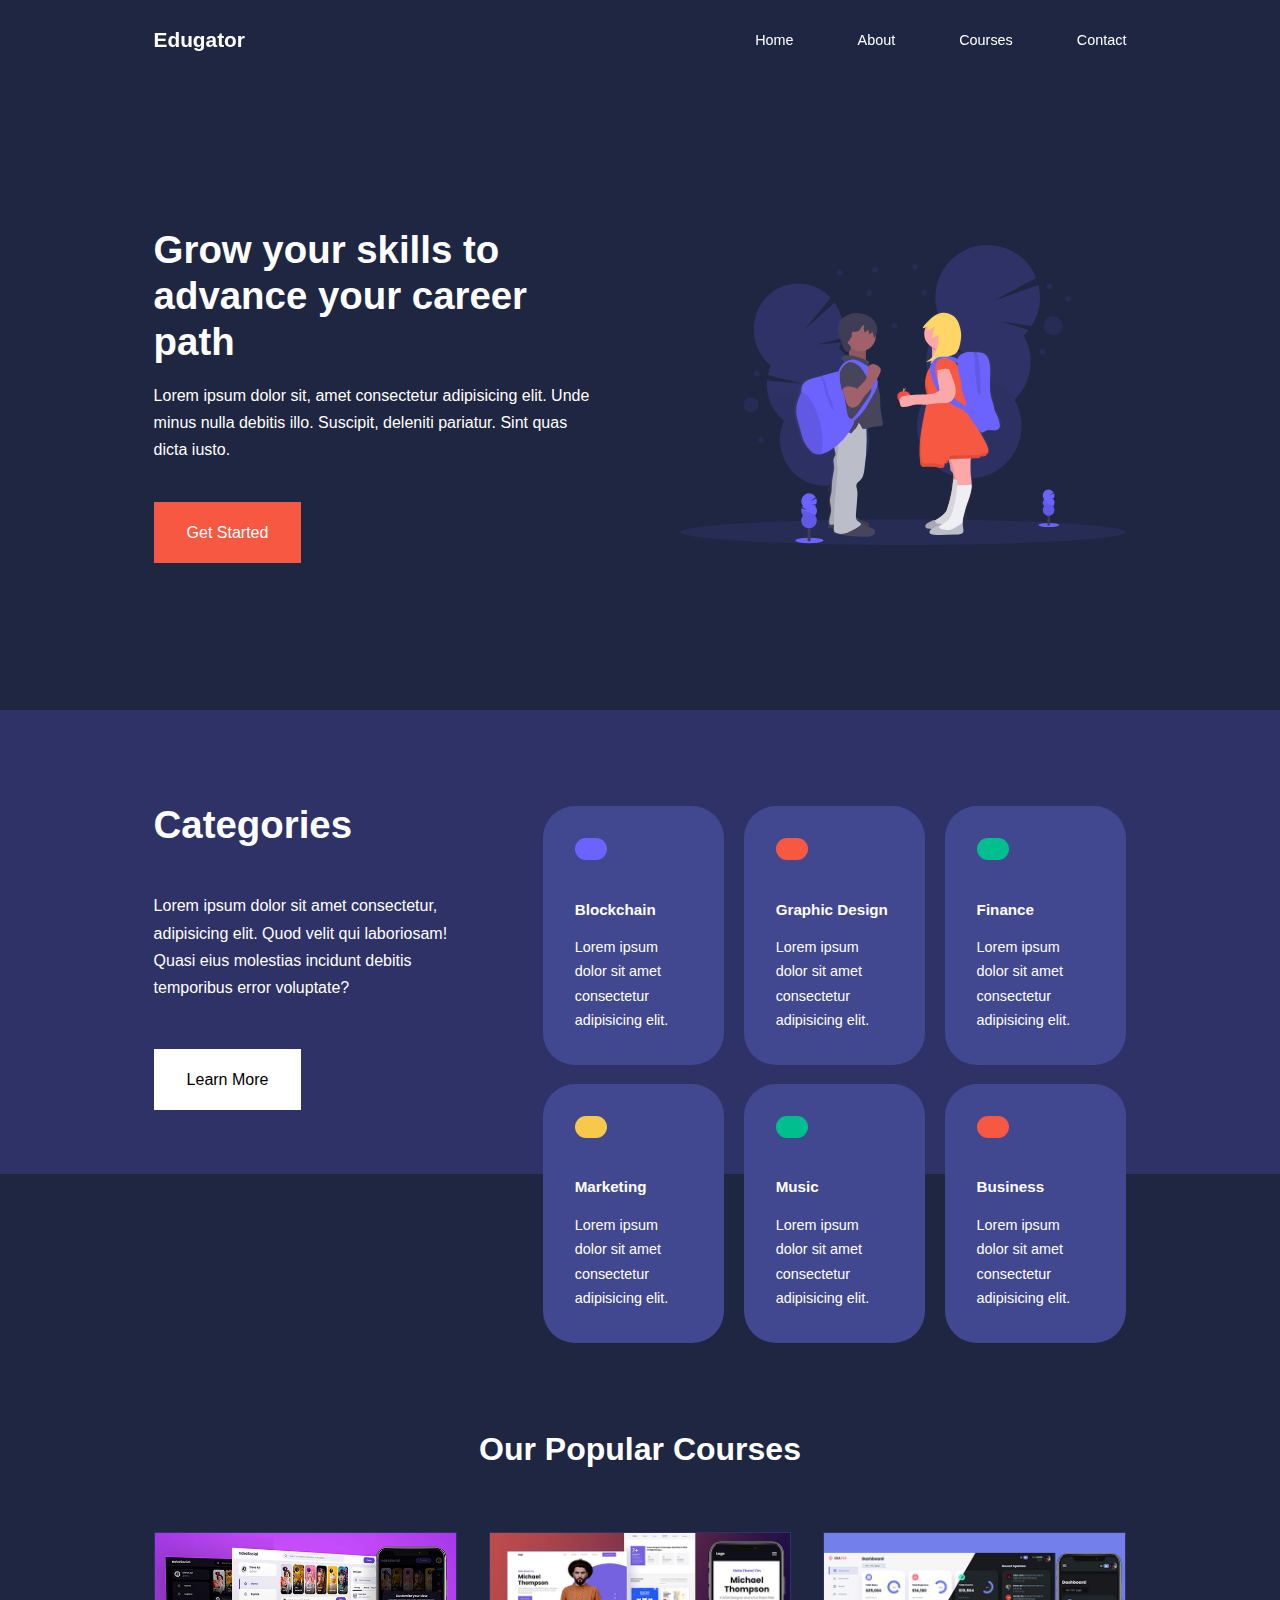
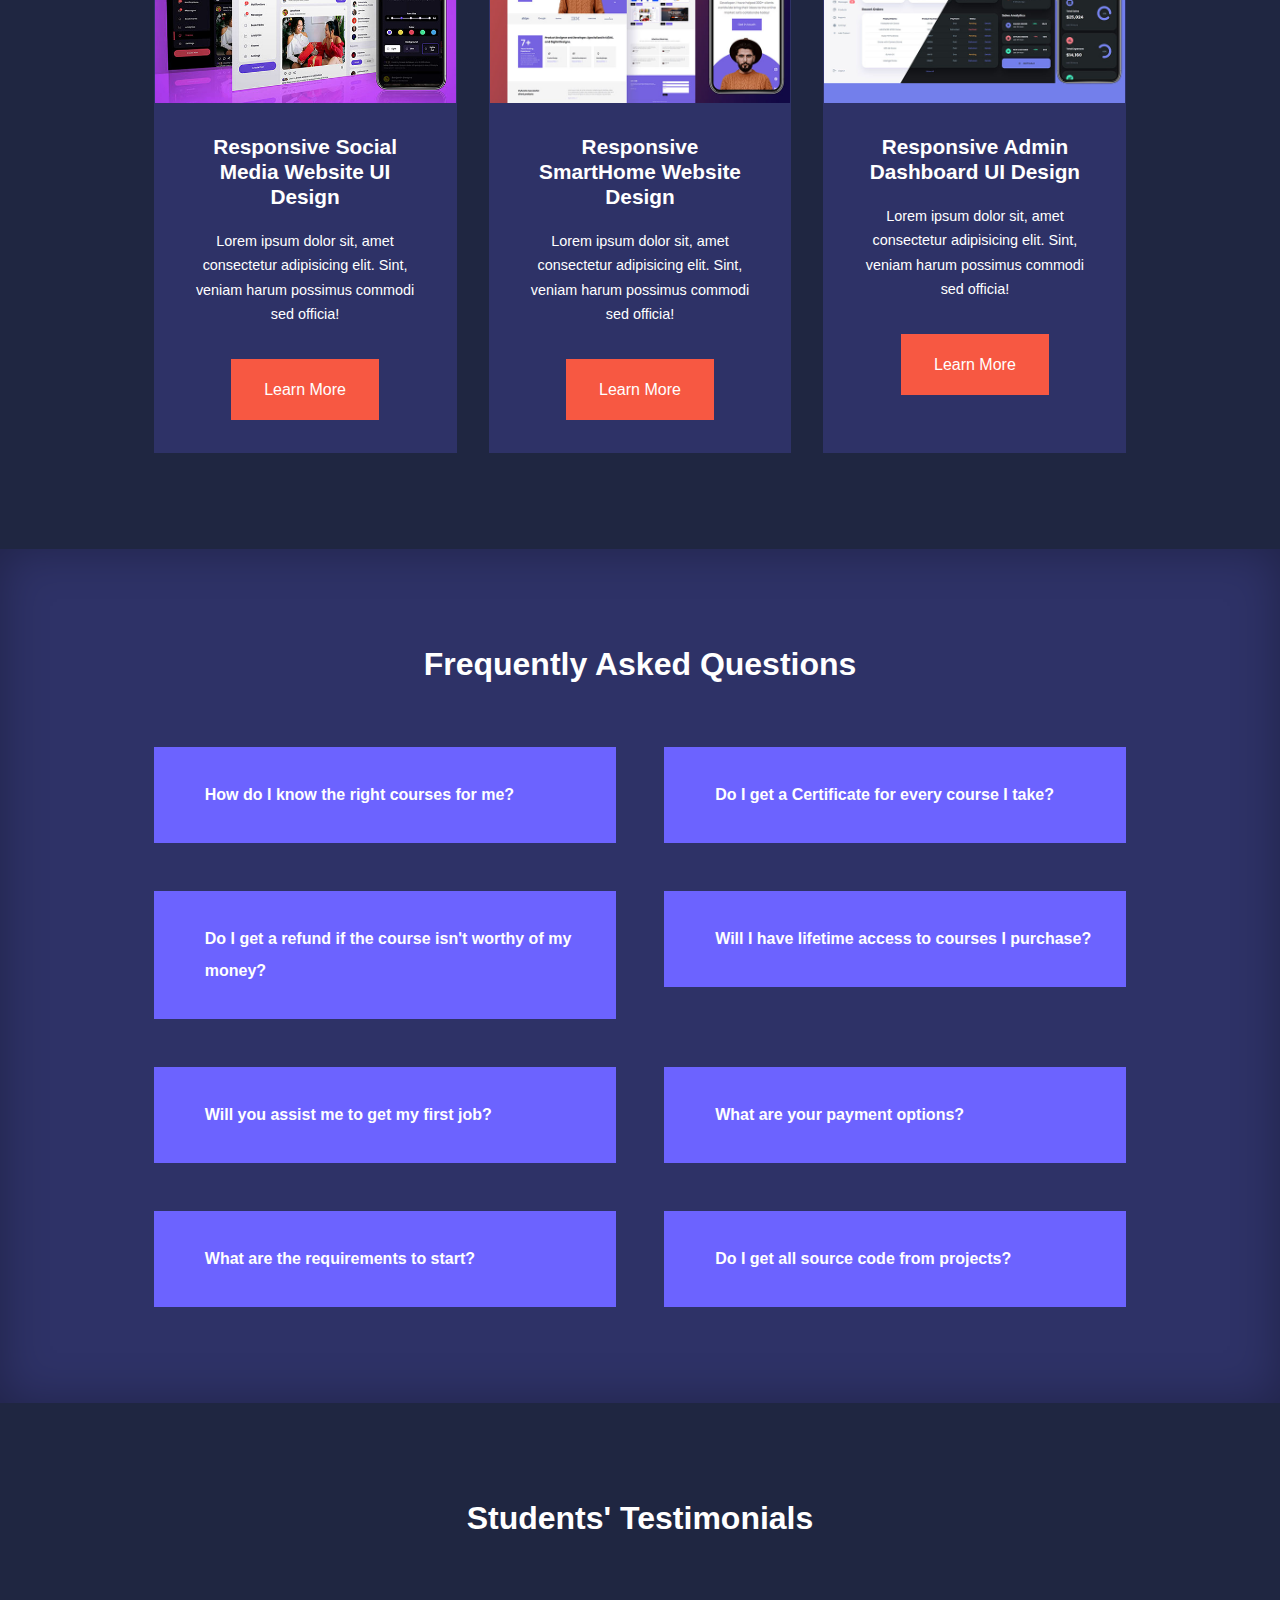
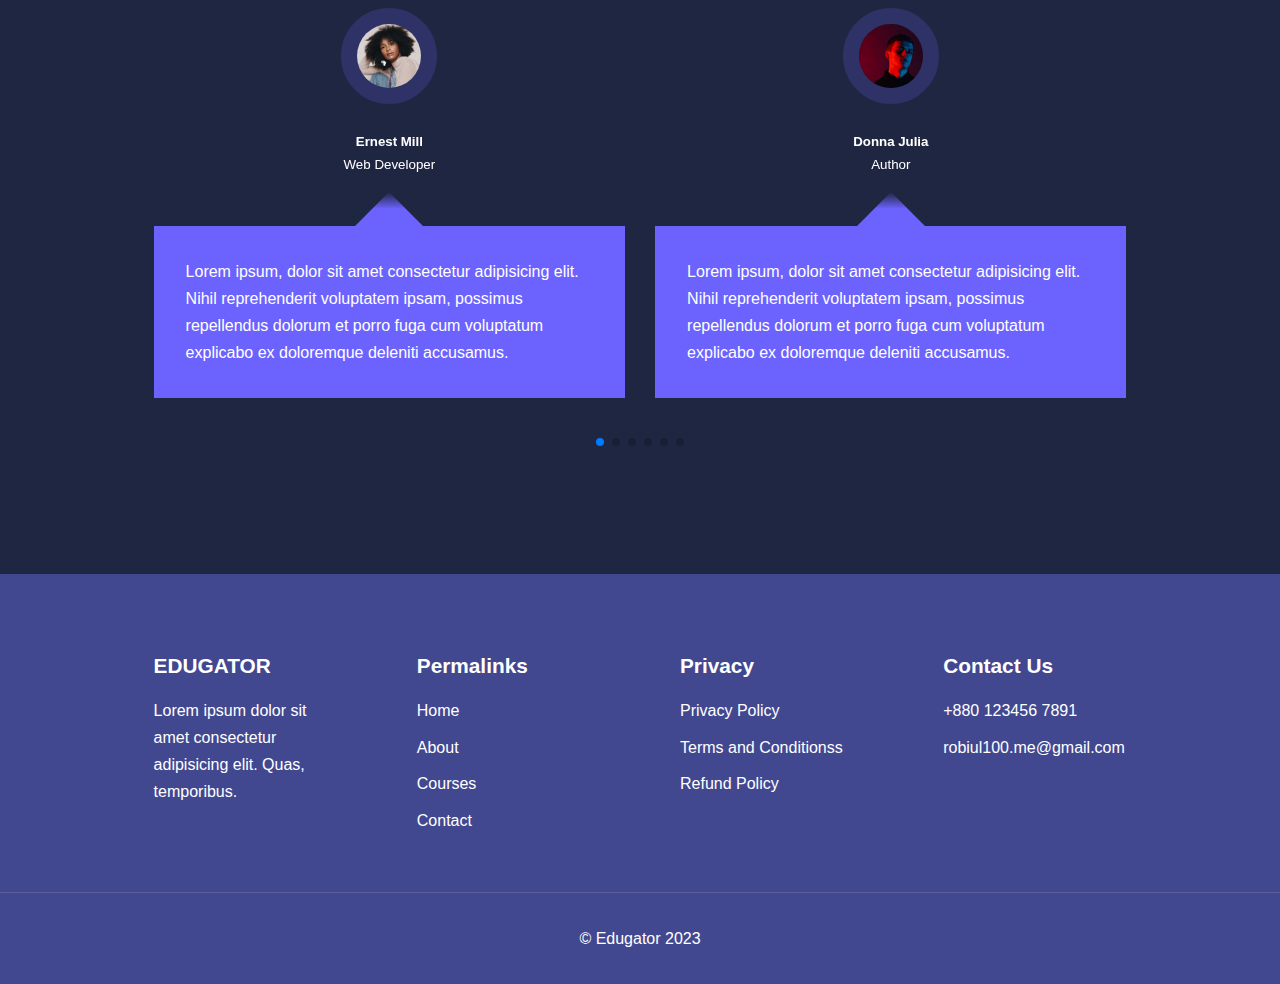
<file: index.html>
<!DOCTYPE html>
<html lang="en">

<head>
    <meta charset="UTF-8">
    <meta name="viewport" content="width=device-width, initial-scale=1.0">
    <title>Edugator</title>
    <link rel="preconnect" href="https://fonts.googleapis.com">
    <link rel="preconnect" href="https://fonts.gstatic.com" crossorigin>
    <link
        href="https://fonts.googleapis.com/css2?family=Poppins:wght@200;300;400;500;600;700&family=Roboto:ital,wght@0,300;0,400;0,500;0,700;0,900;1,400&family=Vina+Sans&display=swap"
        rel="stylesheet">
    <!-- IconScout cdn -->
    <link rel="stylesheet" href="https://unicons.iconscout.com/release/v4.0.8/css/line.css">
    <link rel="stylesheet" href="./css/style.css">

    <link rel="stylesheet" href="https://cdn.jsdelivr.net/npm/swiper@11/swiper-bundle.min.css" />
</head>

<body>
    <nav>
        <div class="container nav__container">
            <a href="index.html">
                <h4>Edugator</h4>
            </a>

            <ul class="nav__menu">
                <li><a href="index.html">Home</a></li>
                <li><a href="about.html">About</a></li>
                <li><a href="courses.html">Courses</a></li>
                <li><a href="contact.html">Contact</a></li>
            </ul>

            <button id="open-men-btn">
                <i class="uil uil-bars"></i>
            </button>

            <button id="close-menu-btn">
                <i class="uil uil-times"></i>
            </button>
        </div>
    </nav>

    <!-- END OF NAVBAR -->

    <header>
        <div class="container header__container">
            <div class="header__left">
                <h1>
                    Grow your skills to advance your career path
                </h1>
                <p>
                    Lorem ipsum dolor sit, amet consectetur adipisicing elit. Unde minus nulla debitis illo. Suscipit,
                    deleniti pariatur. Sint quas dicta iusto.</p>

                <a href="#" class="btn btn-primary">Get Started</a>
            </div>
            <div class="header__right">
                <div class="header__right-img">
                    <img src="./images/header.svg" alt="Header image">
                </div>
            </div>
        </div>
    </header>
    <!-- END OF HEADER SECTION -->


    <section class="categories">
        <div class="container categories__container">
            <div class="categories__left">
                <h1>Categories</h1>
                <p>Lorem ipsum dolor sit amet consectetur, adipisicing elit. Quod velit qui laboriosam! Quasi eius
                    molestias incidunt debitis temporibus error voluptate?</p>
                <a href="#" class="btn"> Learn More</a>
            </div>

            <div class="categories__right">
                <article class="category">
                    <span class="category__icon">
                        <i class="uil uil-bitcoin-circle"></i>
                    </span>
                    <h5>Blockchain</h5>
                    <p>Lorem ipsum dolor sit amet consectetur adipisicing elit. </p>
                </article>

                <article class="category">
                    <span class="category__icon">
                        <i class="uil uil-palette"></i>
                    </span>
                    <h5>Graphic Design</h5>
                    <p>Lorem ipsum dolor sit amet consectetur adipisicing elit. </p>
                </article>

                <article class="category">
                    <span class="category__icon">
                        <i class="uil uil-usd-circle"></i>
                    </span>
                    <h5>Finance</h5>
                    <p>Lorem ipsum dolor sit amet consectetur adipisicing elit. </p>
                </article>

                <article class="category">
                    <span class="category__icon">
                        <i class="uil uil-megaphone"></i>
                    </span>
                    <h5>Marketing</h5>
                    <p>Lorem ipsum dolor sit amet consectetur adipisicing elit. </p>
                </article>

                <article class="category">
                    <span class="category__icon">
                        <i class="uil uil-music"></i>
                    </span>
                    <h5>Music</h5>
                    <p>Lorem ipsum dolor sit amet consectetur adipisicing elit. </p>
                </article>

                <article class="category">
                    <span class="category__icon">
                        <i class="uil uil-puzzle-piece"></i>
                    </span>
                    <h5>Business</h5>
                    <p>Lorem ipsum dolor sit amet consectetur adipisicing elit. </p>
                </article>
            </div>
        </div>
    </section>
    <!-- END OF CATEGORIES -->


    <section class="courses">
        <h2>Our Popular Courses</h2>
        <div class="container courses__container">

            <article class="course">
                <div class="course__image">
                    <img src="./images/course1.jpg" alt="">
                </div>
                <div class="course__info">
                    <h4> Responsive Social Media Website UI Design</h4>
                    <p>Lorem ipsum dolor sit, amet consectetur adipisicing elit. Sint, veniam harum possimus commodi sed
                        officia!</p>
                    <a href="#" class="btn btn-primary">Learn More</a>
                </div>

            </article>

            <article class="course">
                <div class="course__image">
                    <img src="./images/course2.jpg" alt="">
                </div>
                <div class="course__info">


                    <h4> Responsive SmartHome Website Design</h4>
                    <p>Lorem ipsum dolor sit, amet consectetur adipisicing elit. Sint, veniam harum possimus commodi sed
                        officia!</p>
                    <a href="#" class="btn btn-primary">Learn More</a>
                </div>
            </article>

            <article class="course">
                <div class="course__image">
                    <img src="./images/course3.jpg" alt="">
                </div>
                <div class="course__info">

                    <h4> Responsive Admin Dashboard UI Design</h4>
                    <p>Lorem ipsum dolor sit, amet consectetur adipisicing elit. Sint, veniam harum possimus commodi sed
                        officia!</p>
                    <a href="#" class="btn btn-primary">Learn More</a>
                </div>
            </article>
        </div>
    </section>
    <!-- END OF COURSES -->


    <section class="faqs">
        <h2>Frequently Asked Questions</h2>
        <div class="container faqs__container">

            <article class="faq">
                <div class="faq__icon">
                    <i class="uil uil-plus"></i>
                </div>
                <div class="question__answer">
                    <h4>How do I know the right courses for me?</h4>
                    <p>Lorem ipsum dolor, sit amet consectetur adipisicing elit. Perferendis doloremque laudantium
                        ex
                        dolor
                        mollitia ipsum velit aut, consequatur dignissimos vitae! Lorem ipsum, dolor sit amet
                        consectetur
                        adipisicing elit.
                    </p>
                </div>
            </article>

            <article class="faq">
                <div class="faq__icon">
                    <i class="uil uil-plus"></i>
                </div>
                <div class="question__answer">
                    <h4>Do I get a Certificate for every course I take?</h4>
                    <p>Lorem ipsum dolor, sit amet consectetur adipisicing elit. Perferendis doloremque laudantium ex
                        dolor
                        mollitia ipsum velit aut, consequatur dignissimos vitae! Lorem ipsum, dolor sit amet consectetur
                        adipisicing elit.
                    </p>
                </div>
            </article>

            <article class="faq">
                <div class="faq__icon">
                    <i class="uil uil-plus"></i>
                </div>
                <div class="question__answer">
                    <h4>Do I get a refund if the course isn't worthy of my money?</h4>
                    <p>Lorem ipsum dolor, sit amet consectetur adipisicing elit. Perferendis doloremque laudantium ex
                        dolor
                        mollitia ipsum velit aut, consequatur dignissimos vitae! Lorem ipsum, dolor sit amet consectetur
                        adipisicing elit.
                    </p>
                </div>
            </article>

            <article class="faq">
                <div class="faq__icon">
                    <i class="uil uil-plus"></i>
                </div>
                <div class="question__answer">
                    <h4>Will I have lifetime access to courses I purchase?</h4>
                    <p>Lorem ipsum dolor, sit amet consectetur adipisicing elit. Perferendis doloremque laudantium ex
                        dolor
                        mollitia ipsum velit aut, consequatur dignissimos vitae! Lorem ipsum, dolor sit amet consectetur
                        adipisicing elit.
                    </p>
                </div>
            </article>

            <article class="faq">
                <div class="faq__icon">
                    <i class="uil uil-plus"></i>
                </div>
                <div class="question__answer">
                    <h4>Will you assist me to get my first job?</h4>
                    <p>Lorem ipsum dolor, sit amet consectetur adipisicing elit. Perferendis doloremque laudantium ex
                        dolor
                        mollitia ipsum velit aut, consequatur dignissimos vitae! Lorem ipsum, dolor sit amet consectetur
                        adipisicing elit.
                    </p>
                </div>
            </article>

            <article class="faq">
                <div class="faq__icon">
                    <i class="uil uil-plus"></i>
                </div>
                <div class="question__answer">
                    <h4>What are your payment options?</h4>
                    <p>Lorem ipsum dolor, sit amet consectetur adipisicing elit. Perferendis doloremque laudantium ex
                        dolor
                        mollitia ipsum velit aut, consequatur dignissimos vitae! Lorem ipsum, dolor sit amet consectetur
                        adipisicing elit.
                    </p>
                </div>
            </article>

            <article class="faq">
                <div class="faq__icon">
                    <i class="uil uil-plus"></i>
                </div>
                <div class="question__answer">
                    <h4>What are the requirements to start?</h4>
                    <p>Lorem ipsum dolor, sit amet consectetur adipisicing elit. Perferendis doloremque laudantium ex
                        dolor
                        mollitia ipsum velit aut, consequatur dignissimos vitae! Lorem ipsum, dolor sit amet consectetur
                        adipisicing elit.
                    </p>
                </div>
            </article>

            <article class="faq">
                <div class="faq__icon">
                    <i class="uil uil-plus"></i>
                </div>
                <div class="question__answer">
                    <h4>Do I get all source code from projects?</h4>
                    <p>Lorem ipsum dolor, sit amet consectetur adipisicing elit. Perferendis doloremque laudantium ex
                        dolor
                        mollitia ipsum velit aut, consequatur dignissimos vitae! Lorem ipsum, dolor sit amet consectetur
                        adipisicing elit.
                    </p>
                </div>
            </article>
        </div>
    </section>
    <!-- =========== END OF FAQS =========== -->


    <section class="testimonials">
        <div class="container testimonials__container mySwiper">
            <h2>Students' Testimonials</h2>

            <div class="swiper-wrapper">
                <article class="testimonial swiper-slide">
                    <div class="testimonial__img">
                        <img src="./images/avatar1.jpg" alt="">
                    </div>
                    <div class="testimonial__info">
                        <h5>Ernest Mill</h5>
                        <small>Web Developer</small>
                    </div>
                    <div class="testimonial__body">
                        <p>
                            Lorem ipsum, dolor sit amet consectetur adipisicing elit. Nihil reprehenderit voluptatem
                            ipsam, possimus repellendus dolorum et porro fuga cum voluptatum explicabo ex doloremque
                            deleniti accusamus.
                        </p>
                    </div>
                </article>

                <article class="testimonial swiper-slide">
                    <div class="testimonial__img">
                        <img src="./images/avatar2.jpg" alt="">
                    </div>
                    <div class="testimonial__info">
                        <h5>Donna Julia</h5>
                        <small>Author</small>
                    </div>
                    <div class="testimonial__body">
                        <p>
                            Lorem ipsum, dolor sit amet consectetur adipisicing elit. Nihil reprehenderit voluptatem
                            ipsam, possimus repellendus dolorum et porro fuga cum voluptatum explicabo ex doloremque
                            deleniti accusamus.
                        </p>
                    </div>
                </article>

                <article class="testimonial swiper-slide">
                    <div class="testimonial__img">
                        <img src="./images/avatar3.jpg" alt="">
                    </div>
                    <div class="testimonial__info">
                        <h5>John Doe</h5>
                        <small>Web Developer</small>
                    </div>
                    <div class="testimonial__body">
                        <p>
                            Lorem ipsum, dolor sit amet consectetur adipisicing elit. Nihil reprehenderit voluptatem
                            ipsam, possimus repellendus dolorum et porro fuga cum voluptatum explicabo ex doloremque
                            deleniti accusamus.
                        </p>
                    </div>
                </article>

                <article class="testimonial swiper-slide">
                    <div class="testimonial__img">
                        <img src="./images/avatar4.jpg" alt="">
                    </div>
                    <div class="testimonial__info">
                        <h5>Ernest Mill</h5>
                        <small>Web Developer</small>
                    </div>
                    <div class="testimonial__body">
                        <p>
                            Lorem ipsum, dolor sit amet consectetur adipisicing elit. Nihil reprehenderit voluptatem
                            ipsam, possimus repellendus dolorum et porro fuga cum voluptatum explicabo ex doloremque
                            deleniti accusamus.
                        </p>
                    </div>
                </article>

                <article class="testimonial swiper-slide">
                    <div class="testimonial__img">
                        <img src="./images/avatar5.jpg" alt="">
                    </div>
                    <div class="testimonial__info">
                        <h5>Sagor</h5>
                        <small>Web Developer</small>
                    </div>
                    <div class="testimonial__body">
                        <p>
                            Lorem ipsum, dolor sit amet consectetur adipisicing elit. Nihil reprehenderit voluptatem
                            ipsam, possimus repellendus dolorum et porro fuga cum voluptatum explicabo ex doloremque
                            deleniti accusamus.
                        </p>
                    </div>
                </article>

                <article class="testimonial swiper-slide">
                    <div class="testimonial__img">
                        <img src="./images/avatar6.jpg" alt="">
                    </div>
                    <div class="testimonial__info">
                        <h5>Donna Inez</h5>
                        <small>Web Designer</small>
                    </div>
                    <div class="testimonial__body">
                        <p>
                            Lorem ipsum, dolor sit amet consectetur adipisicing elit. Nihil reprehenderit voluptatem
                            ipsam, possimus repellendus dolorum et porro fuga cum voluptatum explicabo ex doloremque
                            deleniti accusamus.
                        </p>
                    </div>
                </article>

                <article class="testimonial swiper-slide">
                    <div class="testimonial__img">
                        <img src="./images/avatar7.jpg" alt="">
                    </div>
                    <div class="testimonial__info">
                        <h5>Jane Doe</h5>
                        <small>Fashion Designer</small>
                    </div>
                    <div class="testimonial__body">
                        <p>
                            Lorem ipsum, dolor sit amet consectetur adipisicing elit. Nihil reprehenderit voluptatem
                            ipsam, possimus repellendus dolorum et porro fuga cum voluptatum explicabo ex doloremque
                            deleniti accusamus.
                        </p>
                    </div>
                </article>


            </div>
            <div class="swiper-pagination"></div>
        </div>
    </section>
    <!-- =========== END OF TESTIMONIALS =========== -->


    <footer class="footer">
        <div class="container footer__container">
            <div class="footer__1">
                <a href="#" class="footer__logo">
                    <h4>EDUGATOR</h4>
                </a>

                <p>
                    Lorem ipsum dolor sit amet consectetur adipisicing elit. Quas, temporibus.
                </p>
            </div>

            <div class="footer__2">
                <h4>Permalinks</h4>
                <ul>
                    <li>
                        <a href="#">Home</a>
                    </li>
                    <li>
                        <a href="#">About</a>
                    </li>
                    <li>
                        <a href="#">Courses</a>
                    </li>
                    <li>
                        <a href="#">Contact</a>
                    </li>
                </ul>
            </div>

            <div class="footer__3">
                <h4>Privacy</h4>
                <ul>
                    <li>
                        <a href="#">Privacy Policy</a>
                    </li>
                    <li>
                        <a href="#">Terms and Conditionss</a>
                    </li>
                    <li>
                        <a href="#">Refund Policy</a>
                    </li>
                </ul>
            </div>

            <div class="footer__4">
                <h4>Contact Us</h4>
                <ul>
                    <li>
                        +880 123456 7891
                    </li>
                    <li>
                        <a href="mailto:robiul100.me@gmail.com">robiul100.me@gmail.com</a>
                    </li>
                </ul>

                <ul class="social__icons">
                    <li> <a href="#"> <i class="uil uil-facebook-f"></i> </a> </li>
                    <li> <a href="#"> <i class="uil uil-instagram"></i> </a> </li>
                    <li> <a href="#"> <i class="uil uil-twitter"></i> </a> </li>
                    <li> <a href="#"> <i class="uil uil-youtube"></i> </a> </li>
                </ul>
            </div>
        </div>

        <div class="copyright__text">
            &copy; Edugator 2023
        </div>
    </footer>


    <script src="./script.js"></script>

    <script src="https://cdn.jsdelivr.net/npm/swiper@11/swiper-bundle.min.js"></script>

    <!-- Initialize Swiper -->
    <script>
        var swiper = new Swiper(".mySwiper", {
            slidesPerView: 1,
            spaceBetween: 30,
            pagination: {
                el: ".swiper-pagination",
                clickable: true,
            },
            breakpoints: {
                600: {
                    slidesPerView: 2
                }
            }
        });
    </script>
</body>

</html>
</file>
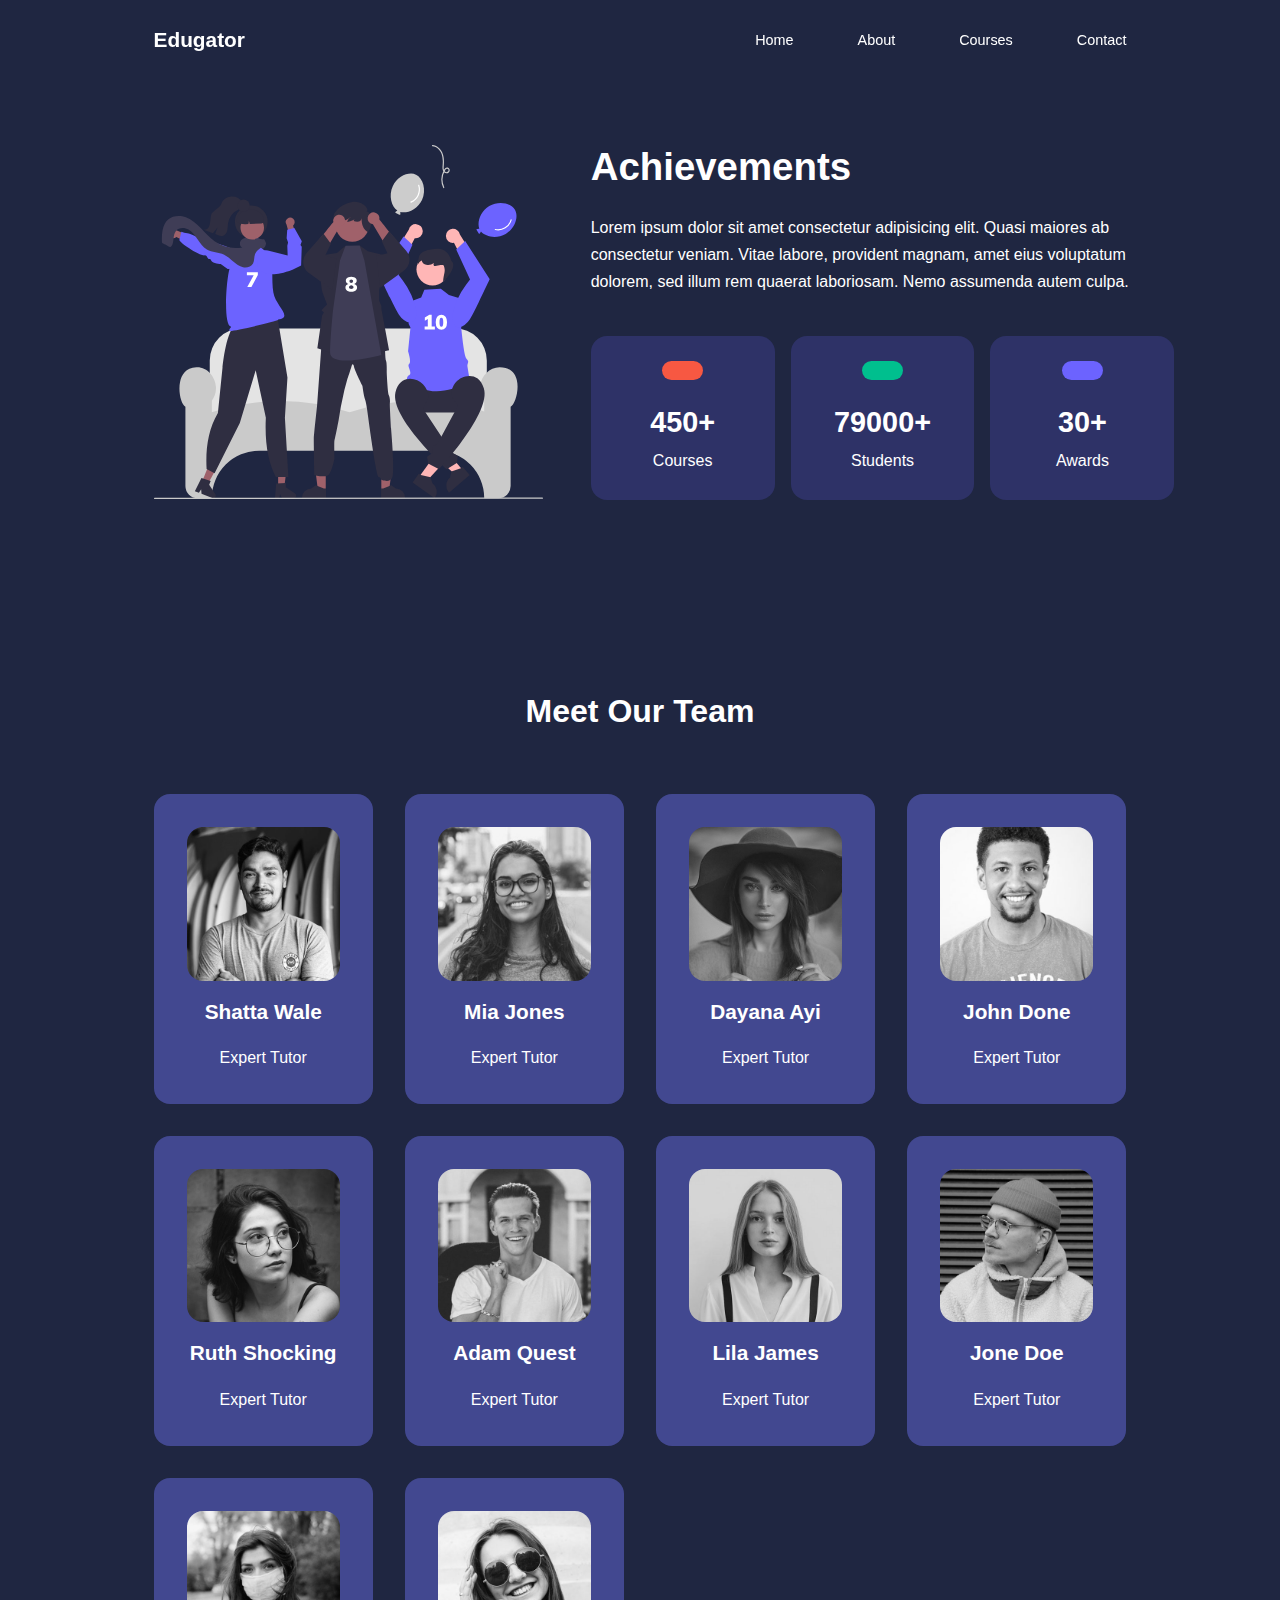
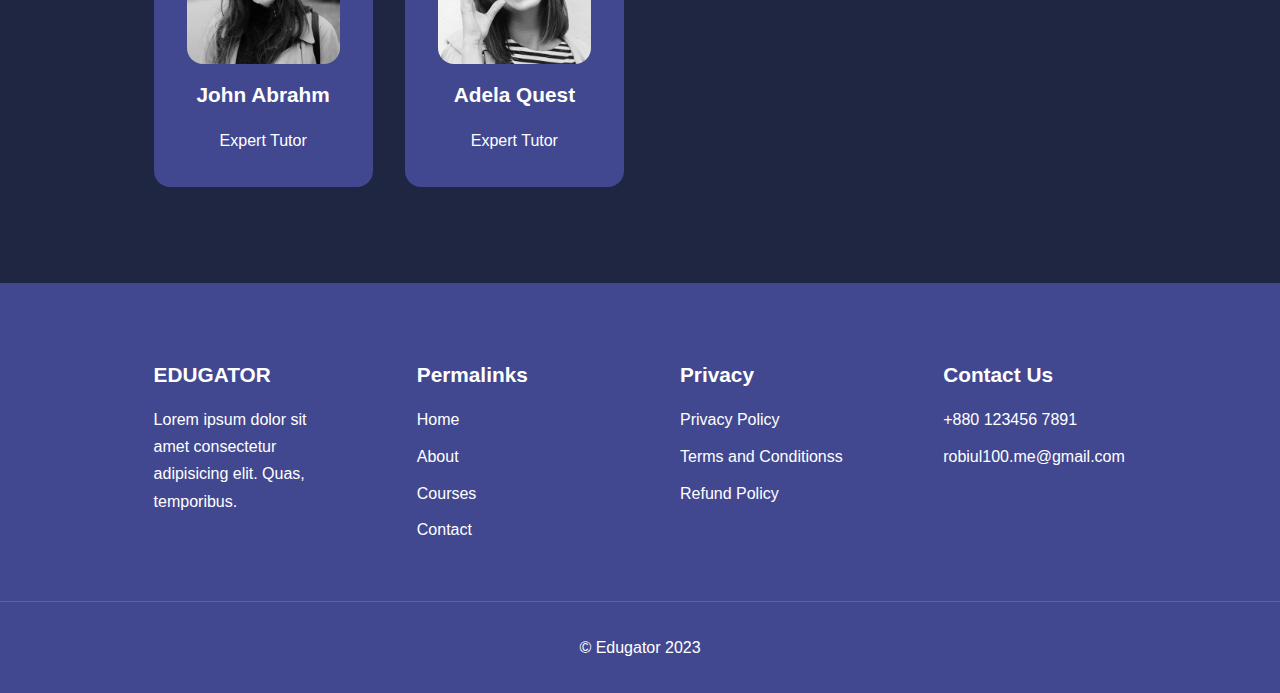
<file: about.html>
<!DOCTYPE html>
<html lang="en">

<head>
    <meta charset="UTF-8">
    <meta name="viewport" content="width=device-width, initial-scale=1.0">
    <title>About Edugator</title>
    <link rel="preconnect" href="https://fonts.googleapis.com">
    <link rel="preconnect" href="https://fonts.gstatic.com" crossorigin>
    <link
        href="https://fonts.googleapis.com/css2?family=Poppins:wght@200;300;400;500;600;700&family=Roboto:ital,wght@0,300;0,400;0,500;0,700;0,900;1,400&family=Vina+Sans&display=swap"
        rel="stylesheet">
    <!-- IconScout cdn -->
    <link rel="stylesheet" href="https://unicons.iconscout.com/release/v4.0.8/css/line.css">

    <link rel="stylesheet" href="./css/style.css">
    <link rel="stylesheet" href="./css/about.css">

</head>

<body>
    <nav>
        <div class="container nav__container">
            <a href="index.html">
                <h4>Edugator</h4>
            </a>

            <ul class="nav__menu">
                <li><a href="index.html">Home</a></li>
                <li><a href="about.html">About</a></li>
                <li><a href="courses.html">Courses</a></li>
                <li><a href="contact.html">Contact</a></li>
            </ul>

            <button id="open-men-btn">
                <i class="uil uil-bars"></i>
            </button>

            <button id="close-menu-btn">
                <i class="uil uil-times"></i>
            </button>
        </div>
    </nav>
    <!-- END OF NAVBAR -->


    <section class="achievements">
        <div class="container achievements-container">
            <div class="achievement-left">
                <img src="./images/about achievements.svg" alt="">
            </div>
            <div class="achievement-right">
                <h1>Achievements</h1>
                <p>Lorem ipsum dolor sit amet consectetur adipisicing elit. Quasi maiores ab consectetur veniam. Vitae
                    labore, provident magnam, amet eius voluptatum dolorem, sed illum rem quaerat laboriosam. Nemo
                    assumenda autem culpa.
                </p>
                <div class="achievement__cards">
                    <article class="achievement__card">
                        <span class="achievement__icon">
                            <i class="uil uil-video"></i>
                        </span>
                        <h4>450+</h4>
                        <p>Courses</p>
                    </article>

                    <article class="achievement__card">
                        <span class="achievement__icon">
                            <i class="uil uil-users-alt"></i>
                        </span>
                        <h4>79000+</h4>
                        <p>Students</p>
                    </article>

                    <article class="achievement__card">
                        <span class="achievement__icon">
                            <i class="uil uil-award"></i>
                        </span>
                        <h4>30+</h4>
                        <p>Awards</p>
                    </article>
                </div>
            </div>
        </div>
    </section>
    <!-- ============ END OF ACHIEVEMENTS ==============-->


    <section class="team">
        <h2>Meet Our Team</h2>
        <div class="container team__container">
            <article class="team__member">
                <div class="team__mebmer-img">
                    <img src="./images/tm1.jpg" alt="">
                </div>
                <div class="team__member-info">
                    <h4>Shatta Wale</h4>
                    <p>Expert Tutor</p>
                </div>
                <div class="team__member-socials">
                    <a href="#">
                        <i class="uil uil-facebook-f"></i>
                    </a>
                    <a href="#">
                        <i class="uil uil-twitter"></i>
                    </a>
                    <a href="#">
                        <i class="uil uil-instagram"></i>
                    </a>
                </div>
            </article>

            <article class="team__member">
                <div class="team__mebmer-img">
                    <img src="./images/tm2.jpg" alt="">
                </div>
                <div class="team__member-info">
                    <h4>Mia Jones</h4>
                    <p>Expert Tutor</p>
                </div>
                <div class="team__member-socials">
                    <a href="#">
                        <i class="uil uil-facebook-f"></i>
                    </a>
                    <a href="#">
                        <i class="uil uil-twitter"></i>
                    </a>
                    <a href="#">
                        <i class="uil uil-instagram"></i>
                    </a>
                </div>
            </article>

            <article class="team__member">
                <div class="team__mebmer-img">
                    <img src="./images/tm3.jpg" alt="">
                </div>
                <div class="team__member-info">
                    <h4>Dayana Ayi</h4>
                    <p>Expert Tutor</p>
                </div>
                <div class="team__member-socials">
                    <a href="#">
                        <i class="uil uil-facebook-f"></i>
                    </a>
                    <a href="#">
                        <i class="uil uil-twitter"></i>
                    </a>
                    <a href="#">
                        <i class="uil uil-instagram"></i>
                    </a>
                </div>
            </article>

            <article class="team__member">
                <div class="team__mebmer-img">
                    <img src="./images/tm4.jpg" alt="">
                </div>
                <div class="team__member-info">
                    <h4>John Done</h4>
                    <p>Expert Tutor</p>
                </div>
                <div class="team__member-socials">
                    <a href="#">
                        <i class="uil uil-facebook-f"></i>
                    </a>
                    <a href="#">
                        <i class="uil uil-twitter"></i>
                    </a>
                    <a href="#">
                        <i class="uil uil-instagram"></i>
                    </a>
                </div>
            </article>

            <article class="team__member">
                <div class="team__mebmer-img">
                    <img src="./images/tm5.jpg" alt="">
                </div>
                <div class="team__member-info">
                    <h4>Ruth Shocking</h4>
                    <p>Expert Tutor</p>
                </div>
                <div class="team__member-socials">
                    <a href="#">
                        <i class="uil uil-facebook-f"></i>
                    </a>
                    <a href="#">
                        <i class="uil uil-twitter"></i>
                    </a>
                    <a href="#">
                        <i class="uil uil-instagram"></i>
                    </a>
                </div>
            </article>

            <article class="team__member">
                <div class="team__mebmer-img">
                    <img src="./images/tm6.jpg" alt="">
                </div>
                <div class="team__member-info">
                    <h4>Adam Quest</h4>
                    <p>Expert Tutor</p>
                </div>
                <div class="team__member-socials">
                    <a href="#">
                        <i class="uil uil-facebook-f"></i>
                    </a>
                    <a href="#">
                        <i class="uil uil-twitter"></i>
                    </a>
                    <a href="#">
                        <i class="uil uil-instagram"></i>
                    </a>
                </div>
            </article>

            <article class="team__member">
                <div class="team__mebmer-img">
                    <img src="./images/tm7.jpg" alt="">
                </div>
                <div class="team__member-info">
                    <h4>Lila James</h4>
                    <p>Expert Tutor</p>
                </div>
                <div class="team__member-socials">
                    <a href="#">
                        <i class="uil uil-facebook-f"></i>
                    </a>
                    <a href="#">
                        <i class="uil uil-twitter"></i>
                    </a>
                    <a href="#">
                        <i class="uil uil-instagram"></i>
                    </a>
                </div>
            </article>

            <article class="team__member">
                <div class="team__mebmer-img">
                    <img src="./images/tm8.jpg" alt="">
                </div>
                <div class="team__member-info">
                    <h4>Jone Doe</h4>
                    <p>Expert Tutor</p>
                </div>
                <div class="team__member-socials">
                    <a href="#">
                        <i class="uil uil-facebook-f"></i>
                    </a>
                    <a href="#">
                        <i class="uil uil-twitter"></i>
                    </a>
                    <a href="#">
                        <i class="uil uil-instagram"></i>
                    </a>
                </div>
            </article>

            <article class="team__member">
                <div class="team__mebmer-img">
                    <img src="./images/tm9.jpg" alt="">
                </div>
                <div class="team__member-info">
                    <h4>John Abrahm</h4>
                    <p>Expert Tutor</p>
                </div>
                <div class="team__member-socials">
                    <a href="#">
                        <i class="uil uil-facebook-f"></i>
                    </a>
                    <a href="#">
                        <i class="uil uil-twitter"></i>
                    </a>
                    <a href="#">
                        <i class="uil uil-instagram"></i>
                    </a>
                </div>
            </article>

            <article class="team__member">
                <div class="team__mebmer-img">
                    <img src="./images/tm10.jpg" alt="">
                </div>
                <div class="team__member-info">
                    <h4>Adela Quest</h4>
                    <p>Expert Tutor</p>
                </div>
                <div class="team__member-socials">
                    <a href="#">
                        <i class="uil uil-facebook-f"></i>
                    </a>
                    <a href="#">
                        <i class="uil uil-twitter"></i>
                    </a>
                    <a href="#">
                        <i class="uil uil-instagram"></i>
                    </a>
                </div>
            </article>
        </div>
    </section>
    <!-- ============ END OF TEAM ==============-->


    <footer class="footer">
        <div class="container footer__container">
            <div class="footer__1">
                <a href="#" class="footer__logo">
                    <h4>EDUGATOR</h4>
                </a>

                <p>
                    Lorem ipsum dolor sit amet consectetur adipisicing elit. Quas, temporibus.
                </p>
            </div>

            <div class="footer__2">
                <h4>Permalinks</h4>
                <ul>
                    <li>
                        <a href="#">Home</a>
                    </li>
                    <li>
                        <a href="#">About</a>
                    </li>
                    <li>
                        <a href="#">Courses</a>
                    </li>
                    <li>
                        <a href="#">Contact</a>
                    </li>
                </ul>
            </div>

            <div class="footer__3">
                <h4>Privacy</h4>
                <ul>
                    <li>
                        <a href="#">Privacy Policy</a>
                    </li>
                    <li>
                        <a href="#">Terms and Conditionss</a>
                    </li>
                    <li>
                        <a href="#">Refund Policy</a>
                    </li>
                </ul>
            </div>

            <div class="footer__4">
                <h4>Contact Us</h4>
                <ul>
                    <li>
                        +880 123456 7891
                    </li>
                    <li>
                        <a href="mailto:robiul100.me@gmail.com">robiul100.me@gmail.com</a>
                    </li>
                </ul>

                <ul class="social__icons">
                    <li> <a href="#"> <i class="uil uil-facebook-f"></i> </a> </li>
                    <li> <a href="#"> <i class="uil uil-instagram"></i> </a> </li>
                    <li> <a href="#"> <i class="uil uil-twitter"></i> </a> </li>
                    <li> <a href="#"> <i class="uil uil-youtube"></i> </a> </li>
                </ul>
            </div>
        </div>

        <div class="copyright__text">
            &copy; Edugator 2023
        </div>
    </footer>

    <script src="./script.js"></script>
</body>

</html>
</file>
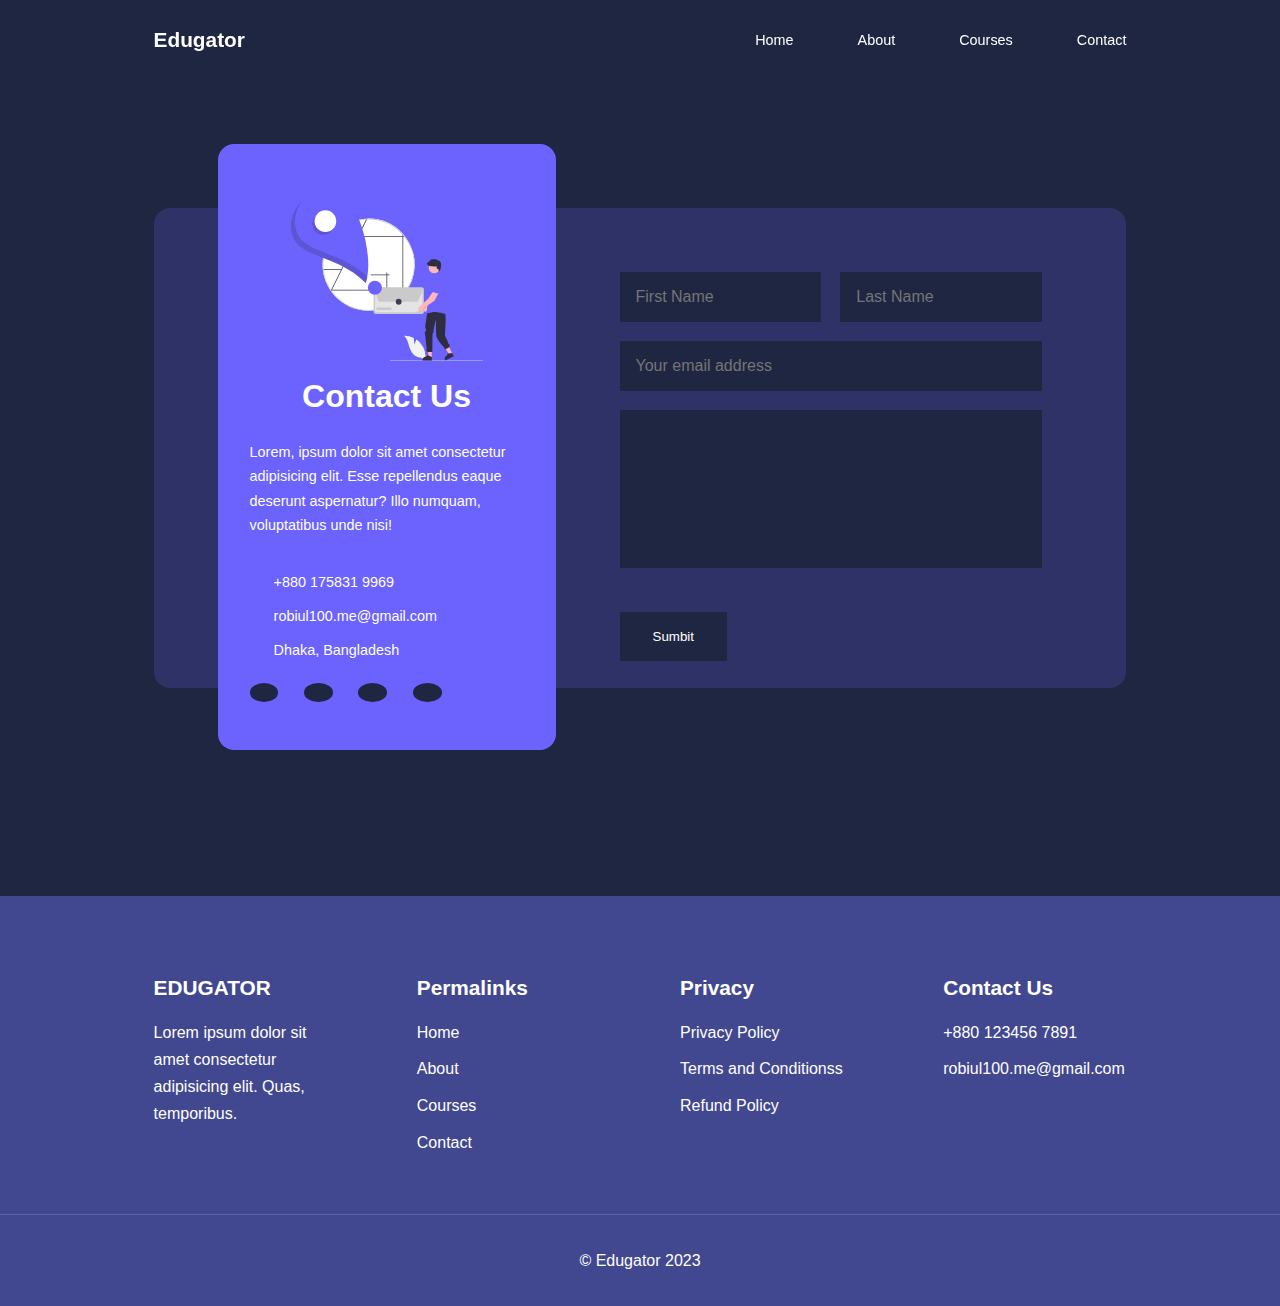
<file: contact.html>
<!DOCTYPE html>
<html lang="en">

<head>
    <meta charset="UTF-8">
    <meta name="viewport" content="width=device-width, initial-scale=1.0">
    <title>About Edugator</title>
    <link rel="preconnect" href="https://fonts.googleapis.com">
    <link rel="preconnect" href="https://fonts.gstatic.com" crossorigin>
    <link
        href="https://fonts.googleapis.com/css2?family=Poppins:wght@200;300;400;500;600;700&family=Roboto:ital,wght@0,300;0,400;0,500;0,700;0,900;1,400&family=Vina+Sans&display=swap"
        rel="stylesheet">
    <!-- IconScout cdn -->
    <link rel="stylesheet" href="https://unicons.iconscout.com/release/v4.0.8/css/line.css">

    <link rel="stylesheet" href="./css/style.css">
    <link rel="stylesheet" href="./css/contact.css">

</head>

<body>
    <nav>
        <div class="container nav__container">
            <a href="index.html">
                <h4>Edugator</h4>
            </a>

            <ul class="nav__menu">
                <li><a href="index.html">Home</a></li>
                <li><a href="about.html">About</a></li>
                <li><a href="courses.html">Courses</a></li>
                <li><a href="contact.html">Contact</a></li>
            </ul>

            <button id="open-men-btn">
                <i class="uil uil-bars"></i>
            </button>

            <button id="close-menu-btn">
                <i class="uil uil-times"></i>
            </button>
        </div>
    </nav>
    <!-- END OF NAVBAR -->


    <section class="contact">
        <div class="container contact__container">
            <aside class="contact__aside">
                <div class="contact__img">
                    <img src="./images/contact.svg" alt="">
                </div>
                <h2>Contact Us</h2>
                <p>Lorem, ipsum dolor sit amet consectetur adipisicing elit. Esse repellendus eaque deserunt aspernatur?
                    Illo numquam, voluptatibus unde nisi!</p>
                <ul class="contact__info">
                    <li>
                        <span>
                            <i class="uil uil-outgoing-call"></i>
                        </span>
                        <span> +880 175831 9969</span>
                    </li>
                    <li>
                        <span>
                            <i class="uil uil-envelope-alt"></i>
                        </span>
                        <span>robiul100.me@gmail.com</span>
                    </li>
                    <li>
                        <span>
                            <i class="uil uil-map-marker-alt"></i>
                        </span>
                        <span>Dhaka, Bangladesh</span>
                    </li>
                </ul>

                <div class="contact__socials">
                    <span>
                        <i class="uil uil-facebook-f"></i>
                    </span>
                    <span>
                        <i class="uil uil-twitter"></i>
                    </span>
                    <span>
                        <i class="uil uil-instagram"></i>
                    </span>
                    <span>
                        <i class="uil uil-linkedin"></i>
                    </span>
                </div>
            </aside>
            <form action="https://formspree.io/f/mgejbgov" method="POST" class="contact__form">
                <div class="form__name">
                    <input type="text" name="first_name" placeholder="First Name">
                    <input type="text" name="last_name" placeholder="Last Name">
                </div>
                <input type="email" name="email" placeholder="Your email address">
                <textarea name="message" rows="7"></textarea>
                <button class="btn btn-primary" type="submit">Sumbit</button>
            </form>
        </div>
    </section>






    <footer class="footer">
        <div class="container footer__container">
            <div class="footer__1">
                <a href="#" class="footer__logo">
                    <h4>EDUGATOR</h4>
                </a>

                <p>
                    Lorem ipsum dolor sit amet consectetur adipisicing elit. Quas, temporibus.
                </p>
            </div>

            <div class="footer__2">
                <h4>Permalinks</h4>
                <ul>
                    <li>
                        <a href="#">Home</a>
                    </li>
                    <li>
                        <a href="#">About</a>
                    </li>
                    <li>
                        <a href="#">Courses</a>
                    </li>
                    <li>
                        <a href="#">Contact</a>
                    </li>
                </ul>
            </div>

            <div class="footer__3">
                <h4>Privacy</h4>
                <ul>
                    <li>
                        <a href="#">Privacy Policy</a>
                    </li>
                    <li>
                        <a href="#">Terms and Conditionss</a>
                    </li>
                    <li>
                        <a href="#">Refund Policy</a>
                    </li>
                </ul>
            </div>

            <div class="footer__4">
                <h4>Contact Us</h4>
                <ul>
                    <li>
                        +880 123456 7891
                    </li>
                    <li>
                        <a href="mailto:robiul100.me@gmail.com">robiul100.me@gmail.com</a>
                    </li>
                </ul>

                <ul class="social__icons">
                    <li> <a href="#"> <i class="uil uil-facebook-f"></i> </a> </li>
                    <li> <a href="#"> <i class="uil uil-instagram"></i> </a> </li>
                    <li> <a href="#"> <i class="uil uil-twitter"></i> </a> </li>
                    <li> <a href="#"> <i class="uil uil-youtube"></i> </a> </li>
                </ul>
            </div>
        </div>

        <div class="copyright__text">
            &copy; Edugator 2023
        </div>
    </footer>

    <script src="./script.js"></script>
</body>

</html>
</file>
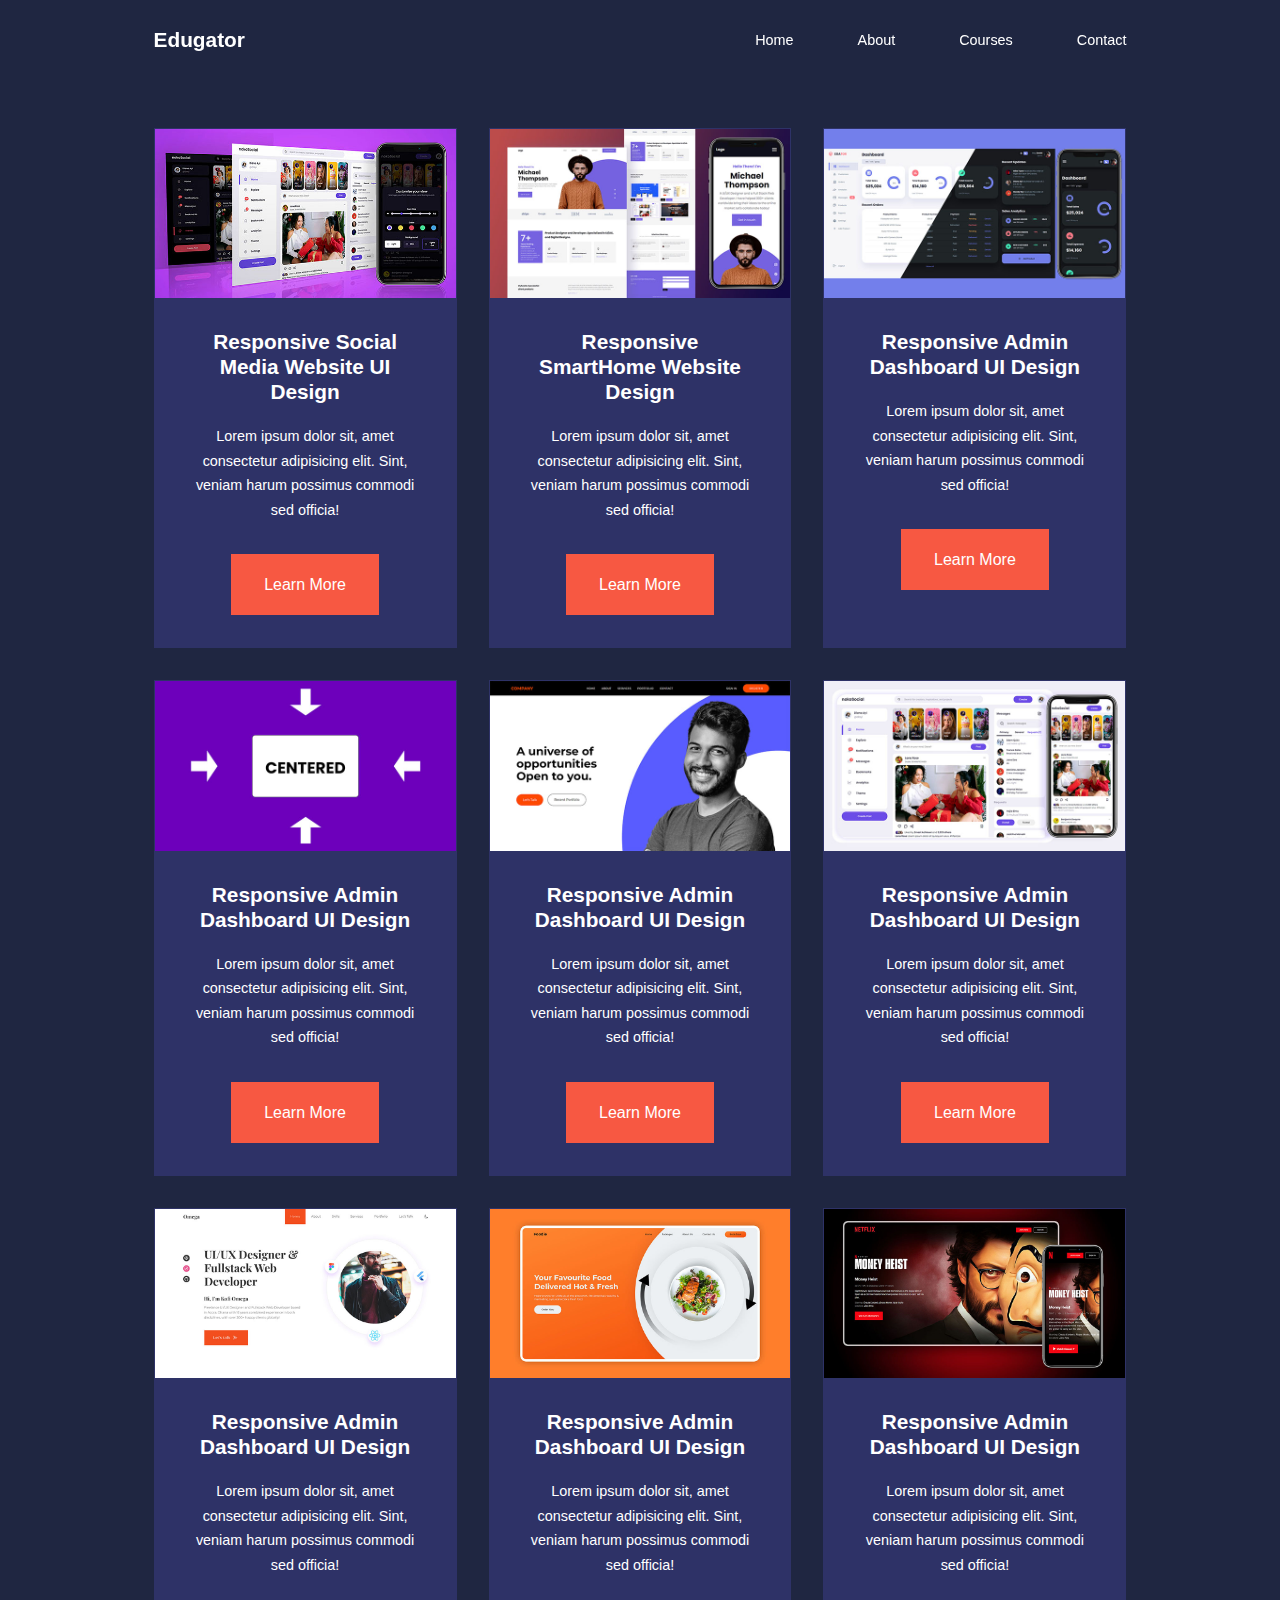
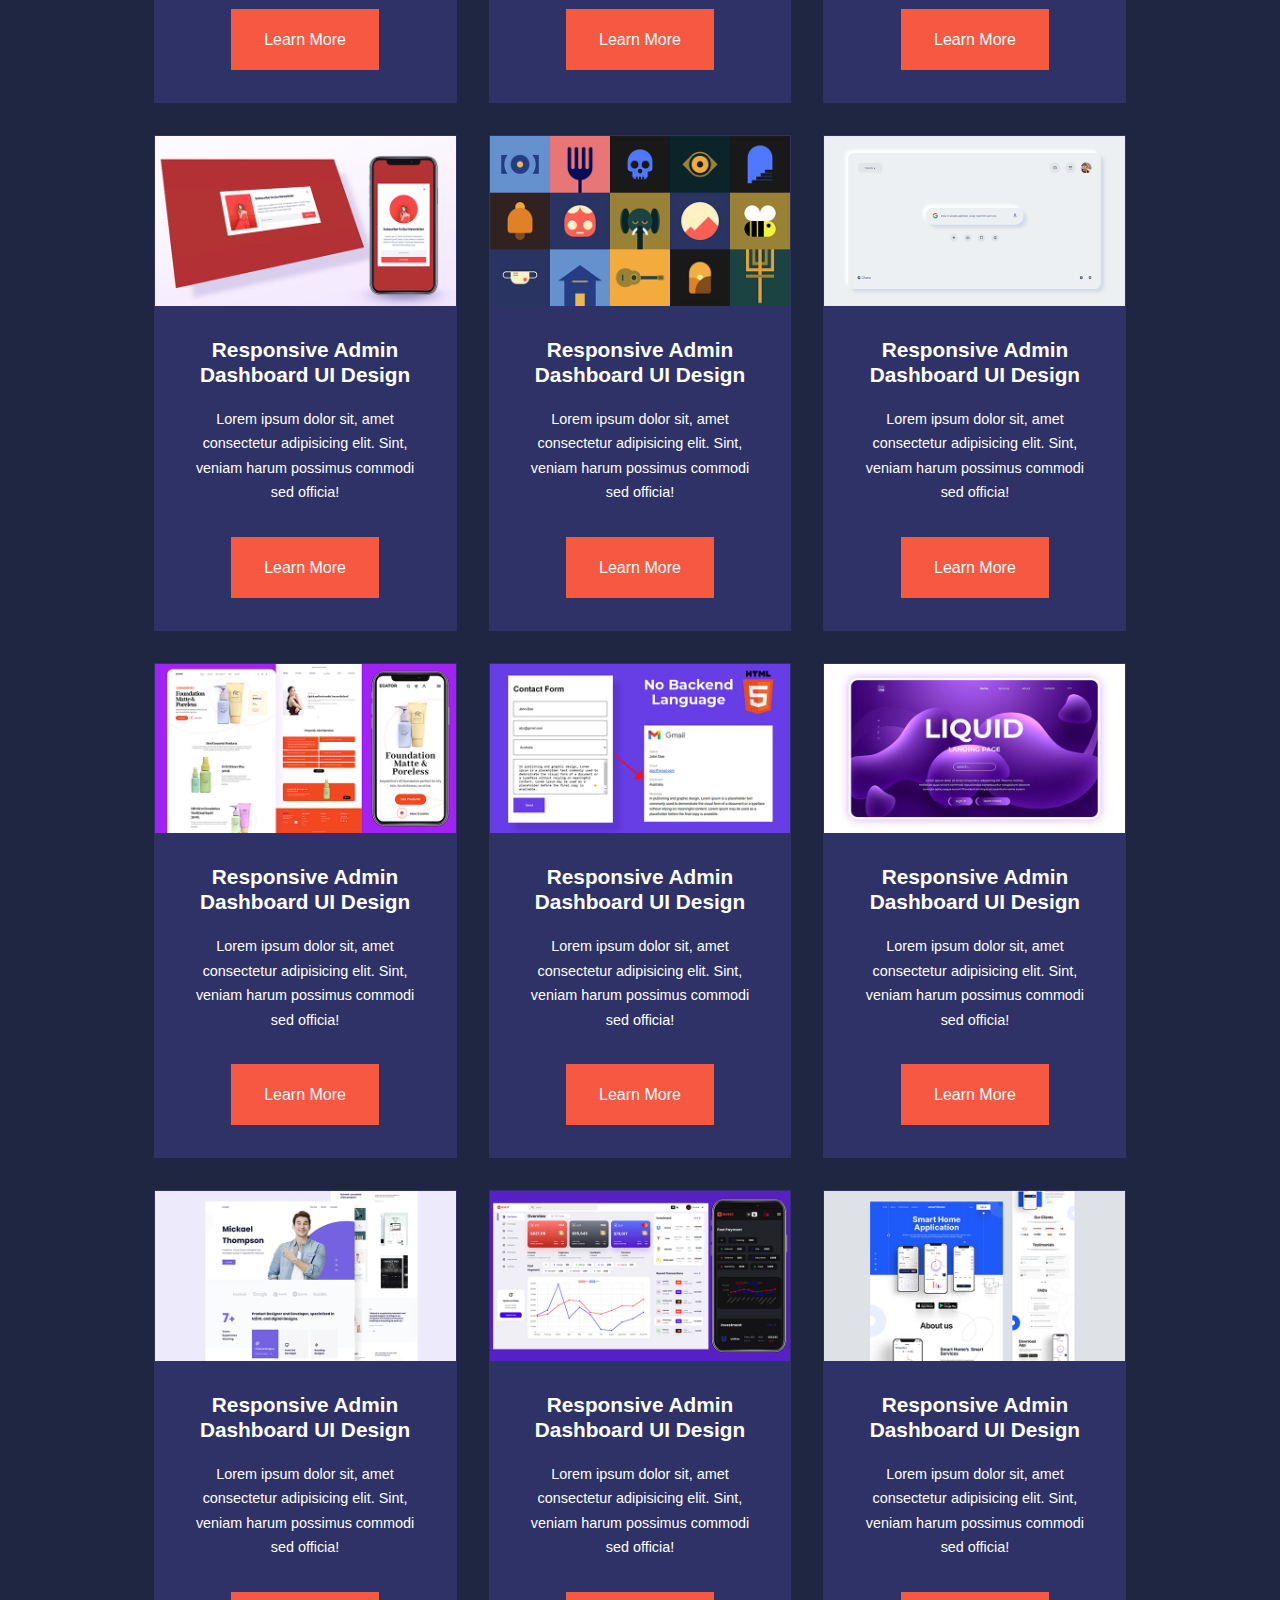
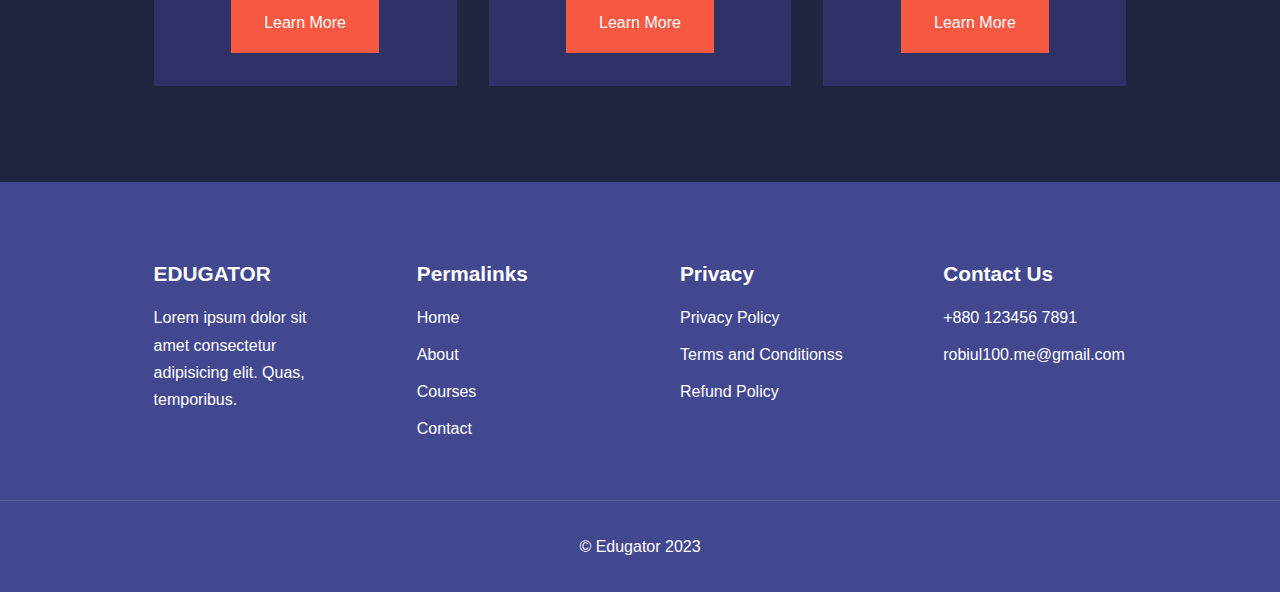
<file: courses.html>
<!DOCTYPE html>
<html lang="en">

<head>
    <meta charset="UTF-8">
    <meta name="viewport" content="width=device-width, initial-scale=1.0">
    <title>About Edugator</title>
    <link rel="preconnect" href="https://fonts.googleapis.com">
    <link rel="preconnect" href="https://fonts.gstatic.com" crossorigin>
    <link
        href="https://fonts.googleapis.com/css2?family=Poppins:wght@200;300;400;500;600;700&family=Roboto:ital,wght@0,300;0,400;0,500;0,700;0,900;1,400&family=Vina+Sans&display=swap"
        rel="stylesheet">
    <!-- IconScout cdn -->
    <link rel="stylesheet" href="https://unicons.iconscout.com/release/v4.0.8/css/line.css">

    <link rel="stylesheet" href="./css/style.css">
    <style>
        .courses {
            margin-top: 2rem;
        }
    </style>
</head>

<body>
    <nav>
        <div class="container nav__container">
            <a href="index.html">
                <h4>Edugator</h4>
            </a>

            <ul class="nav__menu">
                <li><a href="index.html">Home</a></li>
                <li><a href="about.html">About</a></li>
                <li><a href="courses.html">Courses</a></li>
                <li><a href="contact.html">Contact</a></li>
            </ul>

            <button id="open-men-btn">
                <i class="uil uil-bars"></i>
            </button>

            <button id="close-menu-btn">
                <i class="uil uil-times"></i>
            </button>
        </div>
    </nav>
    <!-- END OF NAVBAR -->



    <section class="courses">
        <div class="container courses__container">

            <article class="course">
                <div class="course__image">
                    <img src="./images/course1.jpg" alt="">
                </div>
                <div class="course__info">
                    <h4> Responsive Social Media Website UI Design</h4>
                    <p>Lorem ipsum dolor sit, amet consectetur adipisicing elit. Sint, veniam harum possimus commodi sed
                        officia!</p>
                    <a href="#" class="btn btn-primary">Learn More</a>
                </div>

            </article>

            <article class="course">
                <div class="course__image">
                    <img src="./images/course2.jpg" alt="">
                </div>
                <div class="course__info">


                    <h4> Responsive SmartHome Website Design</h4>
                    <p>Lorem ipsum dolor sit, amet consectetur adipisicing elit. Sint, veniam harum possimus commodi sed
                        officia!</p>
                    <a href="#" class="btn btn-primary">Learn More</a>
                </div>
            </article>

            <article class="course">
                <div class="course__image">
                    <img src="./images/course3.jpg" alt="">
                </div>
                <div class="course__info">

                    <h4> Responsive Admin Dashboard UI Design</h4>
                    <p>Lorem ipsum dolor sit, amet consectetur adipisicing elit. Sint, veniam harum possimus commodi sed
                        officia!</p>
                    <a href="#" class="btn btn-primary">Learn More</a>
                </div>
            </article>


            <article class="course">
                <div class="course__image">
                    <img src="./images/course4.jpg" alt="">
                </div>
                <div class="course__info">

                    <h4> Responsive Admin Dashboard UI Design</h4>
                    <p>Lorem ipsum dolor sit, amet consectetur adipisicing elit. Sint, veniam harum possimus commodi sed
                        officia!</p>
                    <a href="#" class="btn btn-primary">Learn More</a>
                </div>
            </article>


            <article class="course">
                <div class="course__image">
                    <img src="./images/course5.jpg" alt="">
                </div>
                <div class="course__info">

                    <h4> Responsive Admin Dashboard UI Design</h4>
                    <p>Lorem ipsum dolor sit, amet consectetur adipisicing elit. Sint, veniam harum possimus commodi sed
                        officia!</p>
                    <a href="#" class="btn btn-primary">Learn More</a>
                </div>
            </article>


            <article class="course">
                <div class="course__image">
                    <img src="./images/course6.jpg" alt="">
                </div>
                <div class="course__info">

                    <h4> Responsive Admin Dashboard UI Design</h4>
                    <p>Lorem ipsum dolor sit, amet consectetur adipisicing elit. Sint, veniam harum possimus commodi sed
                        officia!</p>
                    <a href="#" class="btn btn-primary">Learn More</a>
                </div>
            </article>


            <article class="course">
                <div class="course__image">
                    <img src="./images/course7.jpg" alt="">
                </div>
                <div class="course__info">

                    <h4> Responsive Admin Dashboard UI Design</h4>
                    <p>Lorem ipsum dolor sit, amet consectetur adipisicing elit. Sint, veniam harum possimus commodi sed
                        officia!</p>
                    <a href="#" class="btn btn-primary">Learn More</a>
                </div>
            </article>


            <article class="course">
                <div class="course__image">
                    <img src="./images/course8.jpg" alt="">
                </div>
                <div class="course__info">

                    <h4> Responsive Admin Dashboard UI Design</h4>
                    <p>Lorem ipsum dolor sit, amet consectetur adipisicing elit. Sint, veniam harum possimus commodi sed
                        officia!</p>
                    <a href="#" class="btn btn-primary">Learn More</a>
                </div>
            </article>


            <article class="course">
                <div class="course__image">
                    <img src="./images/course9.jpg" alt="">
                </div>
                <div class="course__info">

                    <h4> Responsive Admin Dashboard UI Design</h4>
                    <p>Lorem ipsum dolor sit, amet consectetur adipisicing elit. Sint, veniam harum possimus commodi sed
                        officia!</p>
                    <a href="#" class="btn btn-primary">Learn More</a>
                </div>
            </article>


            <article class="course">
                <div class="course__image">
                    <img src="./images/course10.jpg" alt="">
                </div>
                <div class="course__info">

                    <h4> Responsive Admin Dashboard UI Design</h4>
                    <p>Lorem ipsum dolor sit, amet consectetur adipisicing elit. Sint, veniam harum possimus commodi sed
                        officia!</p>
                    <a href="#" class="btn btn-primary">Learn More</a>
                </div>
            </article>


            <article class="course">
                <div class="course__image">
                    <img src="./images/course11.jpg" alt="">
                </div>
                <div class="course__info">

                    <h4> Responsive Admin Dashboard UI Design</h4>
                    <p>Lorem ipsum dolor sit, amet consectetur adipisicing elit. Sint, veniam harum possimus commodi sed
                        officia!</p>
                    <a href="#" class="btn btn-primary">Learn More</a>
                </div>
            </article>


            <article class="course">
                <div class="course__image">
                    <img src="./images/course12.jpg" alt="">
                </div>
                <div class="course__info">

                    <h4> Responsive Admin Dashboard UI Design</h4>
                    <p>Lorem ipsum dolor sit, amet consectetur adipisicing elit. Sint, veniam harum possimus commodi sed
                        officia!</p>
                    <a href="#" class="btn btn-primary">Learn More</a>
                </div>
            </article>


            <article class="course">
                <div class="course__image">
                    <img src="./images/course13.jpg" alt="">
                </div>
                <div class="course__info">

                    <h4> Responsive Admin Dashboard UI Design</h4>
                    <p>Lorem ipsum dolor sit, amet consectetur adipisicing elit. Sint, veniam harum possimus commodi sed
                        officia!</p>
                    <a href="#" class="btn btn-primary">Learn More</a>
                </div>
            </article>


            <article class="course">
                <div class="course__image">
                    <img src="./images/course14.jpg" alt="">
                </div>
                <div class="course__info">

                    <h4> Responsive Admin Dashboard UI Design</h4>
                    <p>Lorem ipsum dolor sit, amet consectetur adipisicing elit. Sint, veniam harum possimus commodi sed
                        officia!</p>
                    <a href="#" class="btn btn-primary">Learn More</a>
                </div>
            </article>


            <article class="course">
                <div class="course__image">
                    <img src="./images/course15.jpg" alt="">
                </div>
                <div class="course__info">

                    <h4> Responsive Admin Dashboard UI Design</h4>
                    <p>Lorem ipsum dolor sit, amet consectetur adipisicing elit. Sint, veniam harum possimus commodi sed
                        officia!</p>
                    <a href="#" class="btn btn-primary">Learn More</a>
                </div>
            </article>


            <article class="course">
                <div class="course__image">
                    <img src="./images/course16.jpg" alt="">
                </div>
                <div class="course__info">

                    <h4> Responsive Admin Dashboard UI Design</h4>
                    <p>Lorem ipsum dolor sit, amet consectetur adipisicing elit. Sint, veniam harum possimus commodi sed
                        officia!</p>
                    <a href="#" class="btn btn-primary">Learn More</a>
                </div>
            </article>


            <article class="course">
                <div class="course__image">
                    <img src="./images/course17.jpg" alt="">
                </div>
                <div class="course__info">

                    <h4> Responsive Admin Dashboard UI Design</h4>
                    <p>Lorem ipsum dolor sit, amet consectetur adipisicing elit. Sint, veniam harum possimus commodi sed
                        officia!</p>
                    <a href="#" class="btn btn-primary">Learn More</a>
                </div>
            </article>


            <article class="course">
                <div class="course__image">
                    <img src="./images/course18.jpg" alt="">
                </div>
                <div class="course__info">

                    <h4> Responsive Admin Dashboard UI Design</h4>
                    <p>Lorem ipsum dolor sit, amet consectetur adipisicing elit. Sint, veniam harum possimus commodi sed
                        officia!</p>
                    <a href="#" class="btn btn-primary">Learn More</a>
                </div>
            </article>
        </div>
    </section>
    <!-- END OF COURSES -->




    <footer class="footer">
        <div class="container footer__container">
            <div class="footer__1">
                <a href="#" class="footer__logo">
                    <h4>EDUGATOR</h4>
                </a>

                <p>
                    Lorem ipsum dolor sit amet consectetur adipisicing elit. Quas, temporibus.
                </p>
            </div>

            <div class="footer__2">
                <h4>Permalinks</h4>
                <ul>
                    <li>
                        <a href="#">Home</a>
                    </li>
                    <li>
                        <a href="#">About</a>
                    </li>
                    <li>
                        <a href="#">Courses</a>
                    </li>
                    <li>
                        <a href="#">Contact</a>
                    </li>
                </ul>
            </div>

            <div class="footer__3">
                <h4>Privacy</h4>
                <ul>
                    <li>
                        <a href="#">Privacy Policy</a>
                    </li>
                    <li>
                        <a href="#">Terms and Conditionss</a>
                    </li>
                    <li>
                        <a href="#">Refund Policy</a>
                    </li>
                </ul>
            </div>

            <div class="footer__4">
                <h4>Contact Us</h4>
                <ul>
                    <li>
                        +880 123456 7891
                    </li>
                    <li>
                        <a href="mailto:robiul100.me@gmail.com">robiul100.me@gmail.com</a>
                    </li>
                </ul>

                <ul class="social__icons">
                    <li> <a href="#"> <i class="uil uil-facebook-f"></i> </a> </li>
                    <li> <a href="#"> <i class="uil uil-instagram"></i> </a> </li>
                    <li> <a href="#"> <i class="uil uil-twitter"></i> </a> </li>
                    <li> <a href="#"> <i class="uil uil-youtube"></i> </a> </li>
                </ul>
            </div>
        </div>

        <div class="copyright__text">
            &copy; Edugator 2023
        </div>
    </footer>

    <script src="./script.js"></script>
</body>

</html>
</file>
<file: css/style.css>
* {
    margin: 0;
    padding: 0;
    box-sizing: border-box;
    border: none;
    outline: none;
    list-style: none;
    text-decoration: none;
}


:root {
    --color-primary: #6c63ff;
    --color-success: #00bf8e;
    --color-warning: #f7c94b;
    --color-danger: #f75842;
    --color-danger-varient: rgba(247, 88, 66, .4);
    --color-white: #fff;
    --color-light: rgba(255, 255, 255, .7);
    --color-black: #000;
    --color-bg: #1f2641;
    --color-bg-1: #2e3267;
    --color-bg-2: #424890;

    --container-width-lg: 76%;
    --container-width-md: 90%;
    --container-width-sm: 94%;

    --transition: all .4s ease
}

body {
    font-family: Montserrat, sans-serif;
    line-height: 1.7;
    color: var(--color-white);
    background: var(--color-bg);
}

.container {
    width: var(--container-width-lg);
    margin: 0 auto;
    /* overflow: hidden; */
    overflow-x: visible;
}

section {
    padding: 6rem 0;
}

section h2 {
    text-align: center;
    margin-bottom: 4rem;
}

h1, h2, h3, h4, h5 {
    line-height: 1.2;
}

h1 {
    font-size: 2.4rem;
}

h2 {
    font-size: 2rem;
}

h3 {
    font-size: 1.6rem;
}

h4 {
    font-size: 1.3rem;
}

a {
    color: var(--color-white);
}

img {
    width: 100%;
    display: block;
    object-fit: cover;
}

.btn {
    display: inline-block;
    background-color: var(--color-white);
    color: var(--color-black);
    padding: 1rem 2rem;
    border: 1px solid transparent;
    font-weight: 500;
    transition: var(--transition);
}

.btn:hover {
    background: transparent;
    border-color: var(--color-white);
    color: white;
}

.btn-primary {
    background: var(--color-danger);
    color: var(--color-white);
}

/* ========== NAVBAR =========== */
nav {
    width: 100%;
    height: 5rem;
    position: fixed;
    top: 0;
    left: 0;
    z-index: 11;
}

.window-scroll {
    background: var(--color-primary);
    box-shadow: 0 3rem 3rem rgba(0, 0, 0, 0.3);
}

.nav__container {
    height: 100%;
    display: flex;
    align-items: center;
    justify-content: space-between;
}

.nav__menu {
    display: flex;
    gap: 4rem;
}

.nav__menu a {
    font-size: .9rem;
    color: var(--color-white);
    transition: var(--transition);
}

.nav__menu a:hover {
    color: var(--color-bg-2);
}

nav button {
    display: none;
}

/* ========= HEADER ========= */
header {
    position: relative;
    top: 5rem;
    overflow: hidden;
    margin-bottom: 5rem;
    height: 70vh;
}

.header__container {
    display: grid;
    grid-template-columns: 1fr 1fr;
    align-items: center;
    height: 100%;
    gap: 5rem;
}

.header__left p {
    margin: 1rem 0 2.4rem;
}

/* CATEGORIES */
.categories {
    background: var(--color-bg-1);
    height: 29rem;
}

.categories h1 {
    line-height: 1;
    margin-bottom: 3rem;
}


.categories__container {
    display: grid;
    grid-template-columns: 40% 60%;
    /* gap: 4rem; */
}

.categories__left p {
    margin: 1rem 0 3rem;
}

.categories__left {
    margin-right: 4rem;
}

.categories__right {
    display: grid;
    grid-template-columns: repeat(3, 1fr);
    gap: 1.2rem;
}

.category {
    background: var(--color-bg-2);
    padding: 2rem;
    border-radius: 2rem;
    transition: var(--transition);
}

.category:hover {
    box-shadow: 0 3rem 3rem rgba(0, 0, 0, 0.2);
    z-index: 1;
}

.category__icon {
    background: var(--color-primary);
    padding: 0.7rem 1rem;
    border-radius: 0.9rem;
    display: inline-block;
}

.category:nth-child(2) .category__icon {
    background: var(--color-danger);
}

.category:nth-child(3) .category__icon {
    background: var(--color-success);
}

.category:nth-child(4) .category__icon {
    background: var(--color-warning);
}

.category:nth-child(5) .category__icon {
    background: var(--color-success);
}

.category:nth-child(6) .category__icon {
    background: var(--color-danger);
}

.category h5 {
    margin: 2rem 0 1rem;
    font-size: .95rem;
}

.category p {
    font-size: 0.9rem;
}

/* ========== COURSES ============ */
.courses {
    margin-top: 10rem;
}

.courses__container {
    display: grid;
    grid-template-columns: repeat(3, 1fr);
    gap: 2rem;
}

.course {
    background: var(--color-bg-1);
    border: 1px solid transparent;
    transition: var(--transition);
    text-align: center;
}

.course:hover {
    background-color: transparent;
    border-color: var(--color-primary);
}

.course__info {
    padding: 2rem;
}

.course p {
    margin: 1.2rem 0 2rem;
    font-size: .9rem;
}

/* ========== FAQS ============ */
.faqs {
    background: var(--color-bg-1);
    box-shadow: inset 0 0 3rem rgba(0, 0, 0, 0.3);
}

.faqs__container {
    display: grid;
    grid-template-columns: 1fr 1fr;
    gap: 3rem;
}

.faq {
    background: var(--color-primary);
    display: flex;
    padding: 2rem;
    gap: 1.2rem;
    height: fit-content;
    align-items: flex-start;
    cursor: pointer;
    transition: var(--transition);
    overflow: hidden;
    user-select: none;
}

.faq h4 {
    font-size: 1rem;
    line-height: 2rem;
}

.faq p {
    margin-top: 1rem;
    font-size: .9rem;
    display: none;
}

.faq.open p {
    display: block;
}


/* ========== TESTIMONIALS ============ */

.testimonials__container {
    margin-bottom: 1rem;
    overflow-x: hidden;
    position: relative;
    padding-bottom: 4rem;
}

.testimonial {
    padding-top: .4rem;
}

.testimonial__img {
    width: 6rem;
    height: 6rem;
    overflow: hidden;
    border-radius: 50%;
    border: 1rem solid var(--color-bg-1);
    margin: 0 auto;
}

.testimonial__info {
    text-align: center;
    margin-top: 1.9rem;
}

.testimonial__body {
    background: var(--color-primary);
    padding: 2rem;
    margin-top: 3rem;
    position: relative;
}

.testimonial__body::before {
    content: "";
    background: linear-gradient(-135deg, transparent, var(--color-primary), var(--color-primary), var(--color-primary), var(--color-primary));
    height: 3rem;
    width: 3rem;
    display: block;
    position: absolute;
    top: 0rem;
    left: 50%;
    transform: translate(-50%, -50%) rotate(-45deg);
}


/* ========== FOOTER ============ */
footer {
    background: var(--color-bg-2);

}

.footer__container {
    display: grid;
    grid-template-columns: repeat(4, 1fr);
    gap: 5rem;
    padding: 5rem 0 1.5rem;
}

.footer__container h4 {
    margin-bottom: 1.1rem;
}

.footer ul li {
    margin-bottom: .6rem;
}

.footer__container a:hover {
    text-decoration: underline;
}

.social__icons {
    display: flex;
    gap: 1.5rem;
    margin-top: 1.3rem;
}

.social__icons i {
    /* background: var(--color-bg-1); */
    border-radius: 50%;
    padding: .5rem;
}

.social__icons i:hover {
    background: var(--color-bg-1);
}

.copyright__text {
    text-align: center;
    border-top: 1px solid #eae2e228;
    margin-top: 1.5rem;
    padding: 2rem;
}


/* ==================== MEDIA QUERIES ==================== */

@media screen and (max-width: 1024px) {
    .container {
        width: var(--container-width-md);
    }

    h1 {
        font-size: 2.2rem;
    }

    h2 {
        font-size: 1.7rem;
    }

    h3 {
        font-size: 1.4rem;
    }

    h4 {
        font-size: 1.2rem;
    }

    /* ================= NAVBAR =============== */

    nav button {
        display: inline-block;
        font-size: 1.8rem;
        background: transparent;
        color: #fff;
        cursor: pointer;
    }

    nav button#close-menu-btn {
        display: none;
    }

    .nav__menu {
        position: absolute;
        top: 5rem;
        right: 5%;
        display: flex;
        flex-direction: column;
        gap: 0rem;
        width: 15rem;
        display: none;
    }

    .nav__menu li a {
        display: block;
        background: var(--color-primary);
        padding: 2rem;
        text-align: center;
        width: 100%;
        box-shadow: 0 0 1rem rgba(0, 0, 0, 0.2);
        animation: animateNavList .5s linear forwards;
        transform-origin: top right;
        opacity: 0;
    }

    .nav__menu li a:hover {
        background: var(--color-bg-2);
        color: #fff;
    }

    .nav__menu li:nth-child(2) a {
        animation-delay: .3s;
    }

    .nav__menu li:nth-child(3) a {
        animation-delay: .6s;
    }

    .nav__menu li:nth-child(4) a {
        animation-delay: .9s;
    }

    @keyframes animateNavList {
        0% {
            transform: rotateZ(-90deg) rotateY(200deg) rotateX(100deg);
        }

        100% {
            transform: rotateZ(0deg);
            opacity: 1;
        }
    }

    .nav__menu.open {
        display: flex;
    }



    /* ======= HEADER ========= */
    header {
        margin-bottom: 5rem;
    }

    .header__container {
        gap: 0rem;
    }

    .header__left p {
        margin: 1rem 0 1rem;
    }

    /* ======== CATEGORIES ========= */
    .categories {
        height: fit-content;
    }

    .categories__container {
        grid-template-columns: 1fr;
        gap: 4rem;
    }

    .categories__left {
        margin-right: 0;
    }



    /* ========== COURSES ============ */
    .courses {
        margin-top: 0rem;
    }

    .courses__container {
        grid-template-columns: repeat(2, 1fr);
        gap: 2rem;
    }

    .course {
        background: var(--color-bg-1);
        border: 1px solid transparent;
        transition: var(--transition);
    }


    /* ========== FAQS ============ */
    .faqs__container {
        grid-template-columns: 1fr;
        gap: 1.5rem;
    }

    .faq {
        padding: 1.2rem;
    }


    /* TESTIMONIALS */
    .testimonial__body {
        padding: 1.2rem;
    }

    .testimonial__info {
        margin-top: 1.2rem;
    }

    /*  ============== footer ============= */
    .footer__container {
        grid-template-columns: repeat(2, 1fr);
        gap: 5rem;
    }
}

/* =============== MEDIA QUERY FOR PHONES =============== */
@media screen and (max-width: 600px) {
    .container {
        width: var(--container-width-sm);
    }

    .nav__menu {
        right: 3%;
    }

    /* === HEADER ===  */
    header {
        height: 100vh;

    }

    .header__container {
        grid-template-columns: 1fr;
        gap: 0rem;
        text-align: center;
    }

    /*  === category === */
    .categories__right {
        grid-template-columns: repeat(2, 1fr);
        gap: 0.7rem;
    }

    .category {
        padding: 1rem;
        border-radius: 1rem;
    }

    .category__icon {
        margin-top: 4px;
    }

    /*  ======== COURSES ========= */
    .courses__container {
        grid-template-columns: 1fr;
        width: 80%;
        margin: 0 auto;
    }


    /*  ======= TESTIMONIALS ========== */
    .testimonials__container {
        width: 85%;
        margin: 0 auto;
    }


    /*  ======= TESTIMONIALS ========== */
    .footer__container {
        grid-template-columns: 1fr;
        text-align: center;
        gap: 3rem;
    }
}

@media screen and (max-width: 480px) {
    .testimonials__container {
        width: 100%;
        margin: 0 auto;
    }
}
</file>
<file: css/about.css>
/* =============== ACHIEVEMENTS ============== */
.achievements {
    margin-top: 3rem;
}

.achievements-container {
    display: grid;
    grid-template-columns: 40% 60%;
    gap: 3rem;
    align-items: center;
}

.achievement-right>p {
    margin: 1.5rem 0 2.5rem;
}

.achievement__cards {
    display: grid;
    grid-template-columns: repeat(3, 1fr);
    gap: 1rem;
}

.achievement__card {
    background: var(--color-bg-1);
    padding: 1.6rem;
    border-radius: 1rem;
    text-align: center;
    transition: var(--transition);
}

.achievement__card:hover {
    background: var(--color-bg-2);
    box-shadow: 0 3rem 3rem rgba(0, 0, 0, 0.2);
}

.achievement__icon {
    padding: .6rem 1.3rem;
    background: var(--color-danger);
    display: inline-block;
    border-radius: 1rem;
    font-size: 2rem;
}

.achievement__card:nth-child(2) .achievement__icon {
    background: var(--color-success);
}

.achievement__card:nth-child(3) .achievement__icon {
    background: var(--color-primary);
}

.achievement__card h4 {
    font-size: 1.8rem;
    margin: 1rem 0 0.5rem;
}


/* ============== TEAM =============== */
.team__container {
    display: grid;
    grid-template-columns: repeat(4, 1fr);
    gap: 2rem;
}

.team__member {
    background: var(--color-bg-2);
    padding: 2rem;
    border-radius: 1rem;
    border: 1px solid transparent;
    transition: var(--transition);
    position: relative;
    overflow: hidden;
}

.team__member:hover {
    background: transparent;
    border-color: var(--color-bg-2);
}

.team__mebmer-img {
    border-radius: 1rem;
    overflow: hidden;
    filter: saturate(0);
}

.team__member-info {
    text-align: center;
}

.team__member-info h4 {
    margin: 1.2rem 0;
}

.team__member-socials {
    position: absolute;
    right: -8rem;
    top: 50%;
    transform: translateY(-50%);
    z-index: 5;
    display: flex;
    flex-direction: column;
    background: var(--color-primary);
    border-radius: 1rem 0 0 1rem;
    gap: 1rem;
    transition: var(--transition);
    padding: 1rem;
}

.team__member-socials a {
    font-size: 1.2rem;
    transition: var(--transition);
}

.team__member-socials a:hover {
    color: #aaa;
}

.team__member:hover .team__member-socials {
    right: 0;
}

.team__member:hover .team__mebmer-img {
    filter: saturate(1);
}

/* ============ MEDIA QUERIES (TABLETS) 1024PX ============= */
@media screen and (max-width: 1024px) {
    .achievements {
        margin-top: 2rem;
    }

    .achievements-container {
        grid-template-columns: 1fr;
        gap: 4rem;
    }

    .achievement-left {
        width: 80%;
        margin: 0 auto;
    }


    /* ============== TEAM =============== */
    .team__container {
        grid-template-columns: repeat(3, 1fr);
        gap: 1.5rem;
    }

    .team__member {
        padding: 1.2rem;
        border-radius: .4rem;
    }

    .team__mebmer-img {
        border-radius: 0;
    }
}

@media screen and (max-width: 600px) {
    .achievement__cards {
        grid-template-columns: repeat(2, 1fr);
        gap: 0.8rem;
    }

    .team__container {
        grid-template-columns: repeat(2, 1fr);
        gap: 1rem;
    }

    .team__member {
        padding: 0;
    }

    .team__member-info p {
        margin-bottom: 1.8rem;
    }
}
</file>
<file: css/contact.css>
.contact__container {
    margin: 7rem auto;
    height: 30rem;
    background: var(--color-bg-1);
    display: grid;
    grid-template-columns: 40% 50%;
    gap: 4rem;
    border-radius: 1rem;
    padding: 4rem;
}

.contact__aside {
    background: var(--color-primary);
    padding: 3rem 2rem;
    border-radius: 1rem;
    position: relative;
    bottom: 8rem;
}

.contact__img {
    width: 12rem;
    margin: 0 auto;
}

.contact__aside h2 {
    margin: 1rem 0 1.5rem;
}

.contact__aside p {
    font-size: 0.9rem;
    margin-bottom: 2rem;
}

.contact__info li {
    display: flex;
    gap: 1.5rem;
    margin-bottom: 0.6rem;
    font-size: 0.9rem;
}

.contact__socials {
    display: flex;
    gap: 1.6rem;
    margin-top: 1.3rem;
}

.contact__socials span {
    background: var(--color-bg);
    display: inline-block;
    padding: .6rem 0.9rem;
    border-radius: 50%;
    transition: var(--transition);
    cursor: pointer;
}

.contact__socials span:hover {
    background: transparent;
}

/* ============= FORM =============== */
.contact__form {
    display: flex;
    flex-direction: column;
    gap: 1.2rem;
}

.form__name {
    display: flex;
    gap: 1.2rem;
}

.form__name input {
    width: 100%;
}

input, textarea {
    padding: 1rem;
    background: var(--color-bg);
    color: var(--color-white);
    font-size: 1rem;
    resize: none;
    /* font-family: 'Courier New', Courier, monospace; */
    font-family: inherit;
}

.contact__form .btn {
    background: var(--color-bg);
    margin-top: 1.5rem;
    width: fit-content;
}


/* ======== MEDIA QUERIES TABLET (1024PX)  */
@media screen and (max-width: 1024px) {
    .contact__container {
        height: auto;
        grid-template-columns: 47% 50%;
        gap: 1.5rem;
        padding: 2rem;
    }

    .contact__aside {
        padding: 1.2rem;
        bottom: 0rem;
    }

    .contact__socials {
        gap: 1rem;
        margin-top: 1.3rem;
        flex-wrap: wrap;
    }

    .contact__socials span {
        padding: .5rem 0.8rem;
    }

    .contact__info li {
        gap: 1rem;
    }

    .form__name {
        flex-direction: column;
    }
}


/* ======== MEDIA QUERIES TABLET (600PX)  */
@media screen and (max-width: 600px) {
    .contact__container {
        margin: 3rem auto;
        height: auto;
        grid-template-columns: 1fr;
        gap: 4rem;
    }

    .contact__aside {
        padding: 2rem;
        bottom: 0rem;
    }

    .contact__form .btn {
        width: auto;
    }
}
</file>
